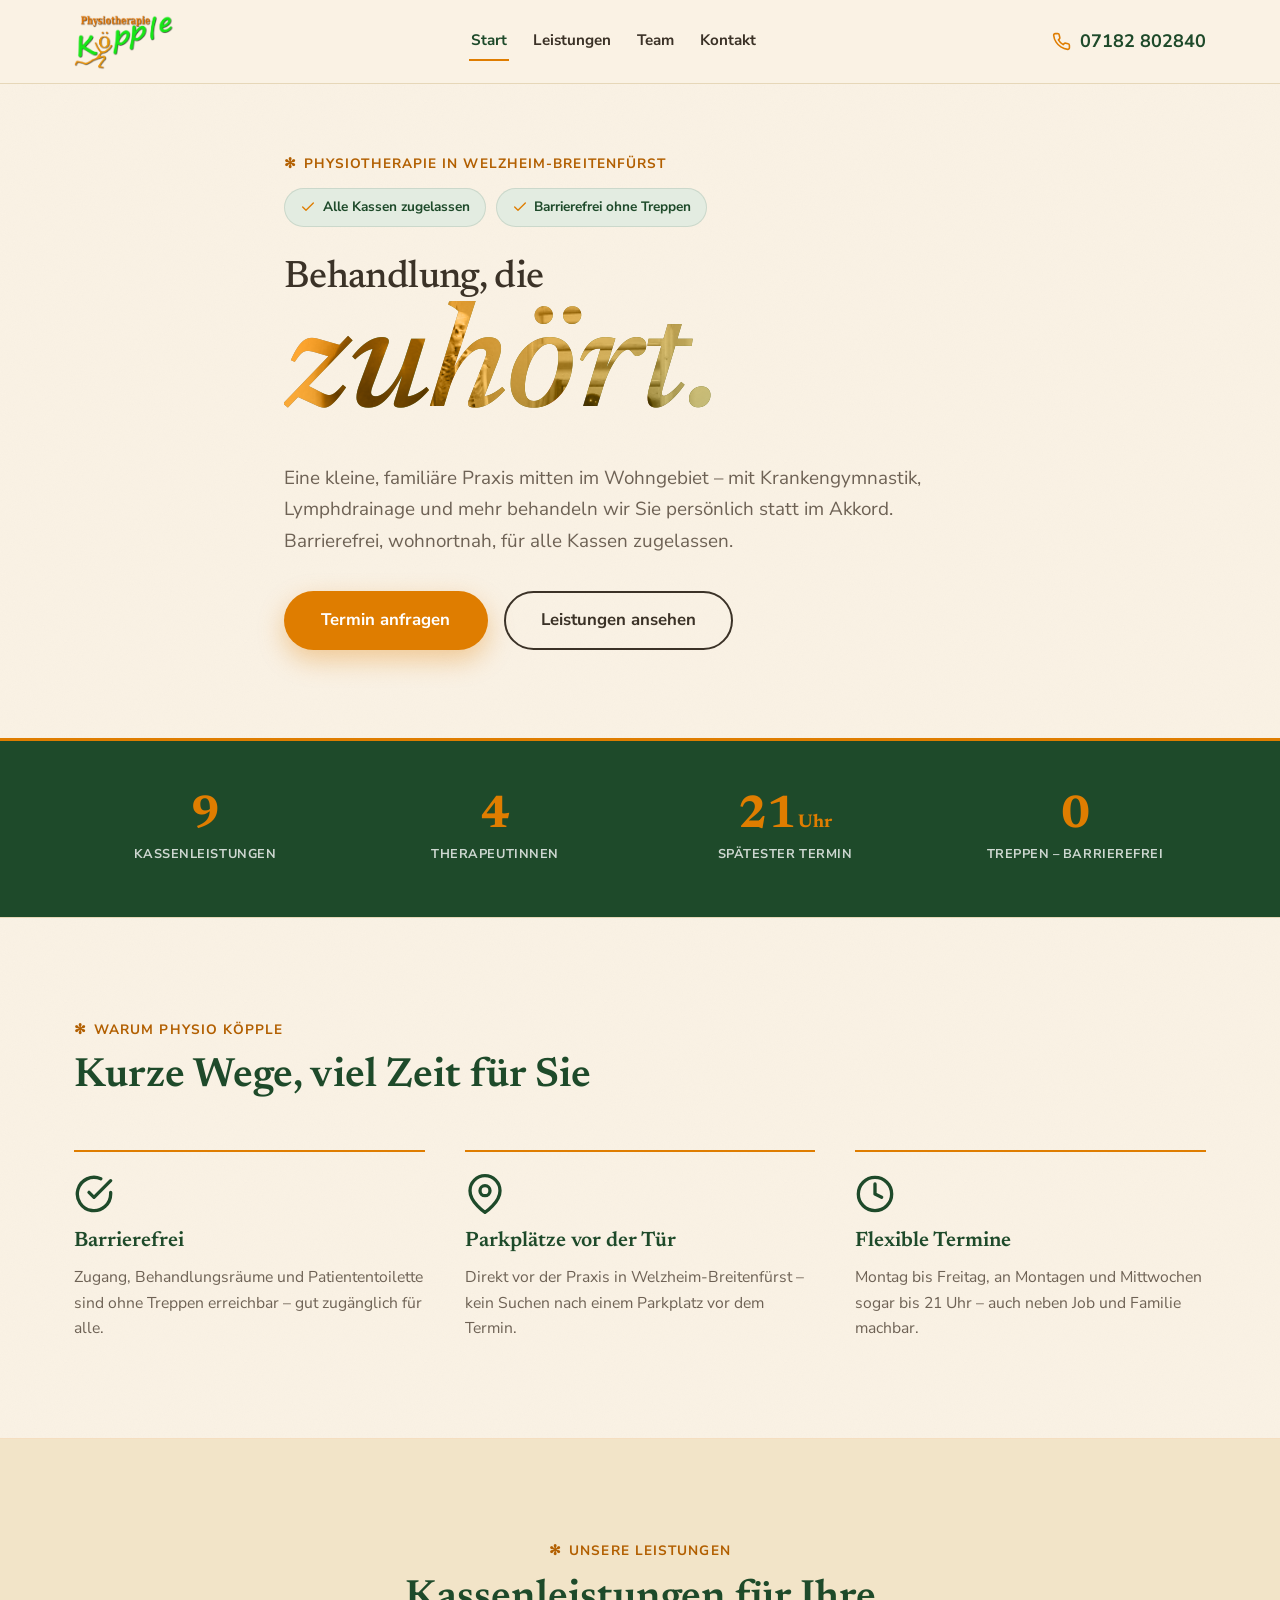
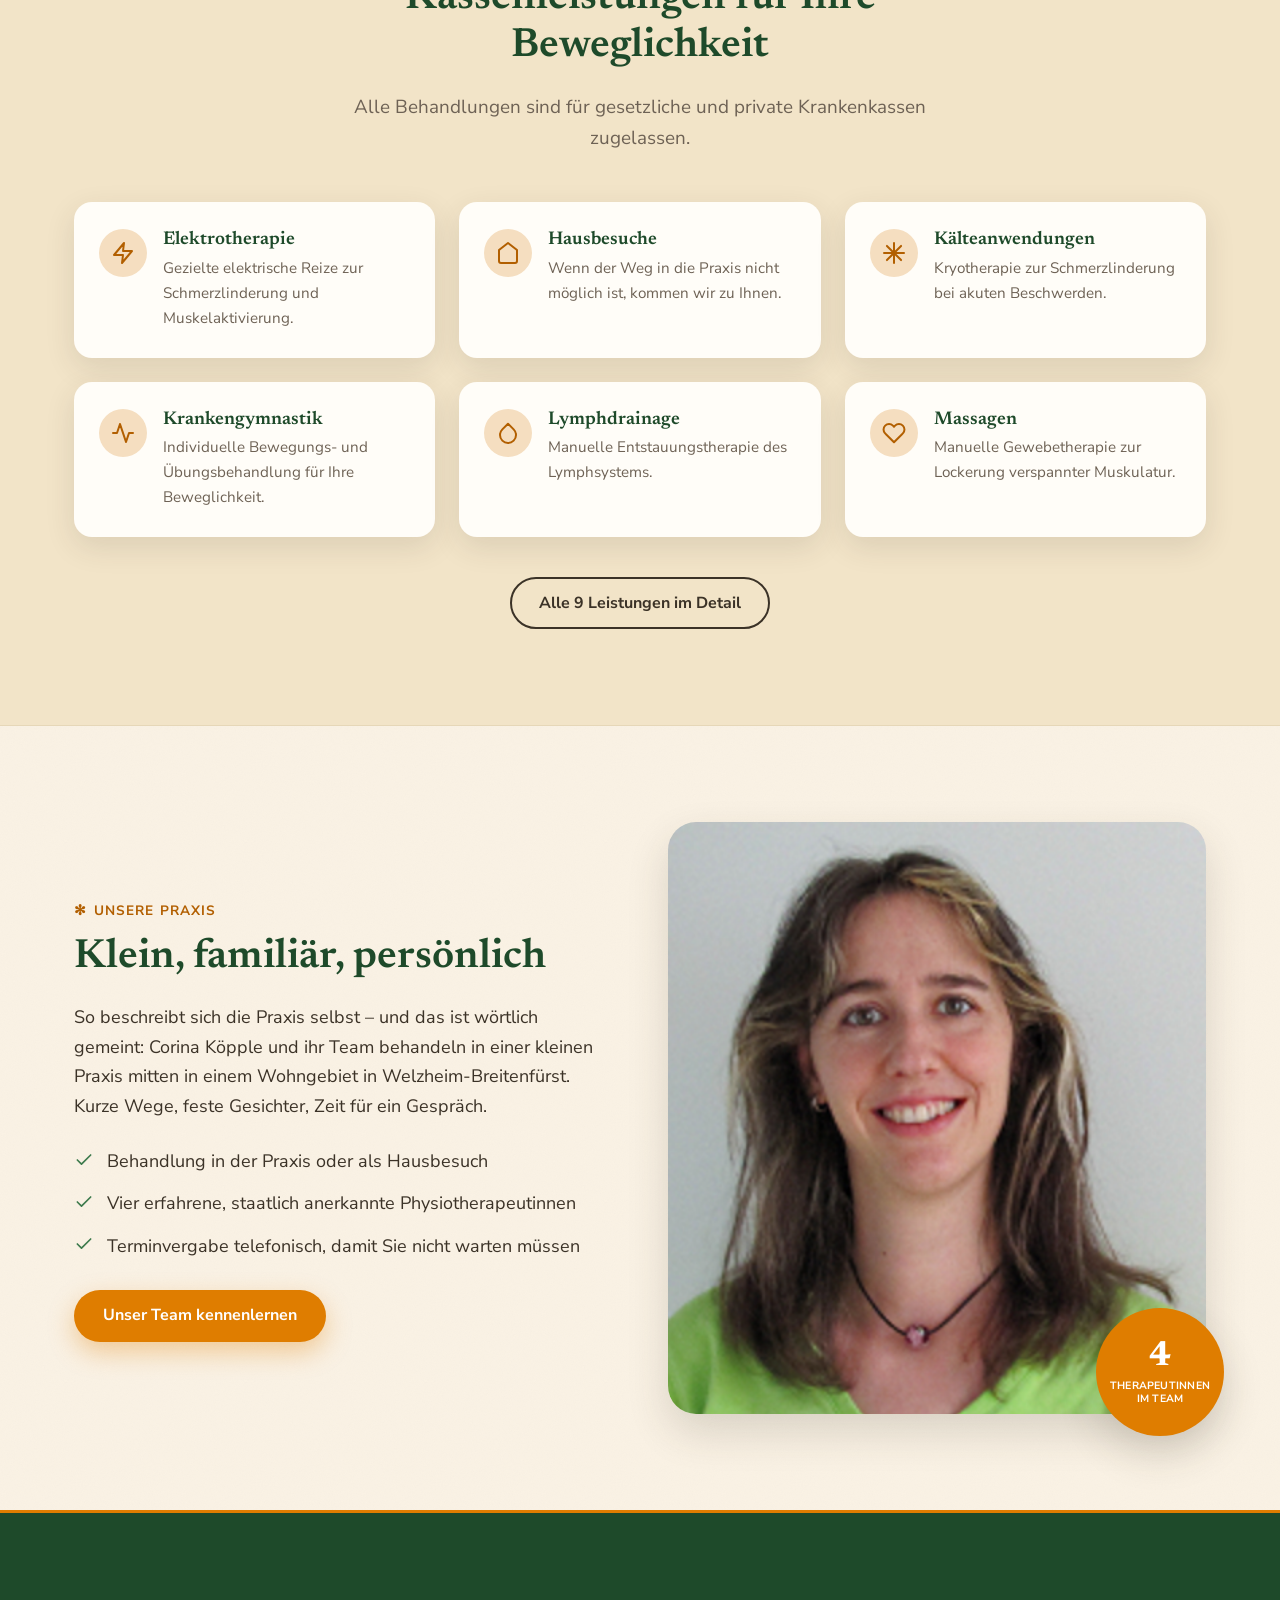
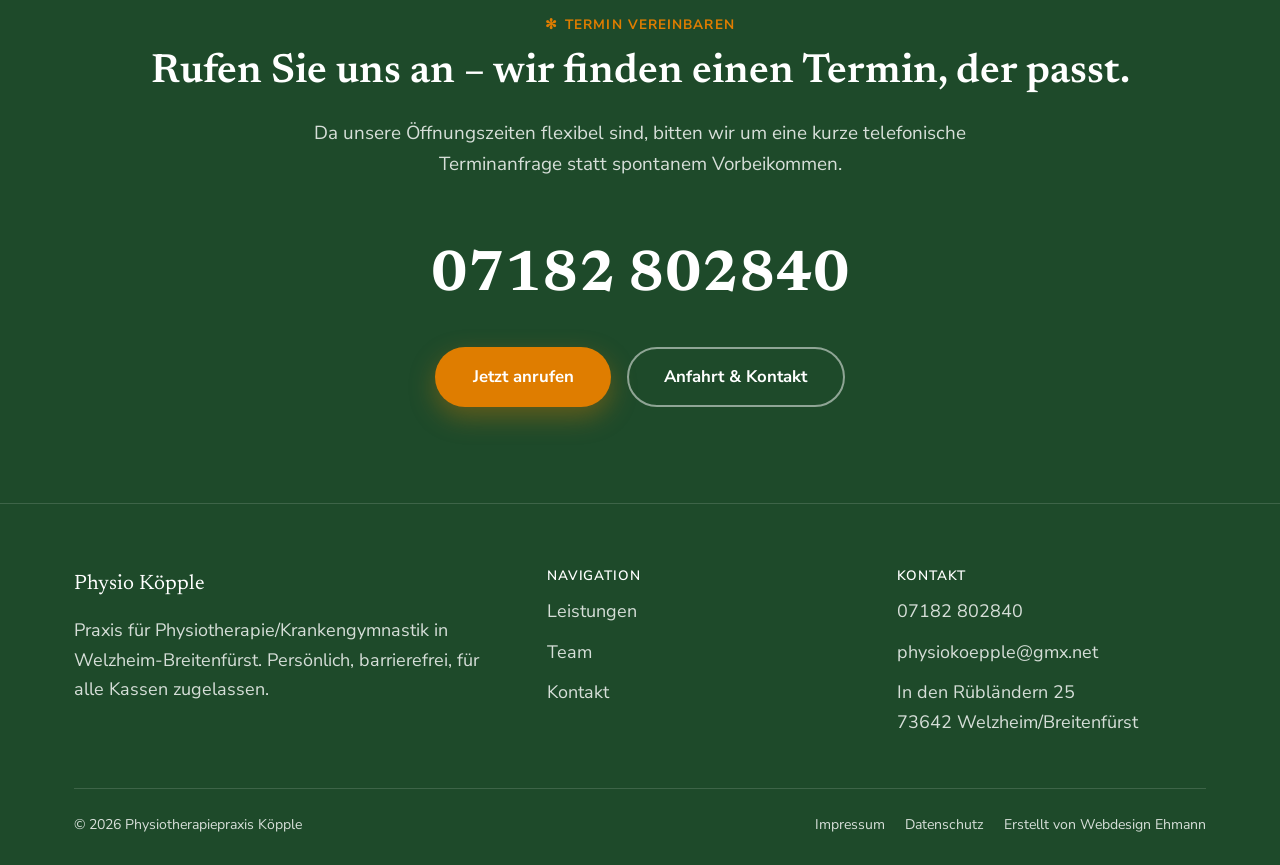
<file: index.html>
<!DOCTYPE html>
<html lang="de">
<head>
<meta charset="UTF-8">
<script>document.documentElement.classList.add('js');</script>
<meta name="viewport" content="width=device-width, initial-scale=1.0">
<meta name="description" content="Physiotherapiepraxis Köpple in Welzheim-Breitenfürst: Krankengymnastik, Lymphdrainage, Massage und mehr in kleiner, familiärer Praxis. Alle Kassen zugelassen.">
<title>Physiotherapie Köpple – Praxis in Welzheim-Breitenfürst</title>
<link rel="icon" href="assets/images/favicon-32.png" sizes="32x32" type="image/png">
<link rel="icon" href="assets/images/favicon-16.png" sizes="16x16" type="image/png">
<link rel="apple-touch-icon" href="assets/images/apple-touch-icon.png">
<link rel="stylesheet" href="css/fonts.css">
<link rel="stylesheet" href="css/style.css?v=5">
</head>
<body>

<a class="skip-link" href="#main">Zum Inhalt springen</a>

<header class="site-header" id="site-header">
  <div class="container site-header__inner">
    <a href="index.html" class="site-header__brand" aria-label="Physiotherapie Köpple – Startseite">
      <img src="assets/images/logo.png" alt="Physiotherapie Köpple" class="site-header__logo">
    </a>
    <nav id="site-nav" aria-label="Hauptnavigation">
      <ul class="site-nav__list">
        <li><a href="index.html" class="site-nav__link">Start</a></li>
        <li><a href="leistungen.html" class="site-nav__link">Leistungen</a></li>
        <li><a href="team.html" class="site-nav__link">Team</a></li>
        <li><a href="kontakt.html" class="site-nav__link">Kontakt</a></li>
      </ul>
    </nav>
    <div class="site-header__actions">
      <a href="tel:+497182802840" class="site-header__phone">
        <svg viewBox="0 0 24 24" fill="none" stroke="currentColor" stroke-width="2" stroke-linecap="round" stroke-linejoin="round" aria-hidden="true"><path d="M22 16.92v3a2 2 0 0 1-2.18 2 19.79 19.79 0 0 1-8.63-3.07 19.5 19.5 0 0 1-6-6 19.79 19.79 0 0 1-3.07-8.67A2 2 0 0 1 4.11 2h3a2 2 0 0 1 2 1.72c.127.96.361 1.903.7 2.81a2 2 0 0 1-.45 2.11L8.09 9.91a16 16 0 0 0 6 6l1.27-1.27a2 2 0 0 1 2.11-.45c.907.339 1.85.573 2.81.7A2 2 0 0 1 22 16.92z"/></svg>
        <span>07182 802840</span>
      </a>
      <button id="nav-toggle" class="nav-toggle" aria-label="Menü öffnen" aria-expanded="false" aria-controls="site-nav">
        <span></span><span></span><span></span>
      </button>
    </div>
  </div>
</header>

<main id="main">

  <!-- ── Hero ─────────────────────────────────────────────── -->
  <section class="hero">
    <div class="container hero__inner">
      <p class="eyebrow" style="color: var(--color-terracotta-dark);">Physiotherapie in Welzheim-Breitenfürst</p>
      <div class="hero__chips">
        <span class="hero__chip"><svg viewBox="0 0 24 24" fill="none" stroke="currentColor" stroke-width="2" stroke-linecap="round" stroke-linejoin="round"><polyline points="20 6 9 17 4 12"/></svg>Alle Kassen zugelassen</span>
        <span class="hero__chip"><svg viewBox="0 0 24 24" fill="none" stroke="currentColor" stroke-width="2" stroke-linecap="round" stroke-linejoin="round"><polyline points="20 6 9 17 4 12"/></svg>Barrierefrei ohne Treppen</span>
      </div>
      <h1 class="hero__title">
        <span class="hero__title-lead">Behandlung, die</span>
        <span class="hero__title-word">zuhört.</span>
      </h1>
      <p class="lead hero__lead">Eine kleine, familiäre Praxis mitten im Wohngebiet – mit Krankengymnastik, Lymphdrainage und mehr behandeln wir Sie persönlich statt im Akkord. Barrierefrei, wohnortnah, für alle Kassen zugelassen.</p>
      <div class="hero__ctas">
        <a href="tel:+497182802840" class="btn btn--primary btn--lg">Termin anfragen</a>
        <a href="leistungen.html" class="btn btn--outline btn--lg">Leistungen ansehen</a>
      </div>
    </div>
  </section>

  <!-- ── Trust-Stats-Leiste ───────────────────────────────── -->
  <section class="stats-band">
    <div class="container stats-band__grid reveal-group">
      <div class="stats-band__item reveal">
        <span class="stats-band__num">9</span>
        <span class="stats-band__label">Kassenleistungen</span>
      </div>
      <div class="stats-band__item reveal">
        <span class="stats-band__num">4</span>
        <span class="stats-band__label">Therapeutinnen</span>
      </div>
      <div class="stats-band__item reveal">
        <span class="stats-band__num">21<span class="stats-band__unit">Uhr</span></span>
        <span class="stats-band__label">Spätester Termin</span>
      </div>
      <div class="stats-band__item reveal">
        <span class="stats-band__num">0</span>
        <span class="stats-band__label">Treppen – barrierefrei</span>
      </div>
    </div>
  </section>

  <!-- ── Vorteile ─────────────────────────────────────────── -->
  <section class="section">
    <div class="container">
      <div class="section__head reveal">
        <p class="eyebrow">Warum Physio Köpple</p>
        <h2>Kurze Wege, viel Zeit für Sie</h2>
      </div>
      <div class="pillars reveal-group">
        <div class="pillar reveal">
          <div class="pillar__icon">
            <svg viewBox="0 0 24 24" fill="none" stroke="currentColor" stroke-width="2" stroke-linecap="round" stroke-linejoin="round"><path d="M22 11.08V12a10 10 0 1 1-5.93-9.14"/><polyline points="22 4 12 14.01 9 11.01"/></svg>
          </div>
          <h3>Barrierefrei</h3>
          <p>Zugang, Behandlungsräume und Patiententoilette sind ohne Treppen erreichbar – gut zugänglich für alle.</p>
        </div>
        <div class="pillar reveal">
          <div class="pillar__icon">
            <svg viewBox="0 0 24 24" fill="none" stroke="currentColor" stroke-width="2" stroke-linecap="round" stroke-linejoin="round"><path d="M21 10c0 7-9 13-9 13s-9-6-9-13a9 9 0 0 1 18 0z"/><circle cx="12" cy="10" r="3"/></svg>
          </div>
          <h3>Parkplätze vor der Tür</h3>
          <p>Direkt vor der Praxis in Welzheim-Breitenfürst – kein Suchen nach einem Parkplatz vor dem Termin.</p>
        </div>
        <div class="pillar reveal">
          <div class="pillar__icon">
            <svg viewBox="0 0 24 24" fill="none" stroke="currentColor" stroke-width="2" stroke-linecap="round" stroke-linejoin="round"><circle cx="12" cy="12" r="10"/><polyline points="12 6 12 12 16 14"/></svg>
          </div>
          <h3>Flexible Termine</h3>
          <p>Montag bis Freitag, an Montagen und Mittwochen sogar bis 21 Uhr – auch neben Job und Familie machbar.</p>
        </div>
      </div>
    </div>
  </section>

  <!-- ── Leistungen-Überblick ─────────────────────────────── -->
  <section class="section section--alt" id="leistungen-uebersicht">
    <div class="container">
      <div class="section__head section__head--center reveal">
        <p class="eyebrow">Unsere Leistungen</p>
        <h2>Kassenleistungen für Ihre Beweglichkeit</h2>
        <p class="lead">Alle Behandlungen sind für gesetzliche und private Krankenkassen zugelassen.</p>
      </div>
      <div class="service-grid reveal-group">
        <div class="service-card reveal">
          <div class="service-card__icon"><svg viewBox="0 0 24 24" fill="none" stroke="currentColor" stroke-width="2" stroke-linecap="round" stroke-linejoin="round"><path d="M13 2 3 14h9l-1 8 10-12h-9l1-8z"/></svg></div>
          <div><h3>Elektrotherapie</h3><p>Gezielte elektrische Reize zur Schmerzlinderung und Muskelaktivierung.</p></div>
        </div>
        <div class="service-card reveal">
          <div class="service-card__icon"><svg viewBox="0 0 24 24" fill="none" stroke="currentColor" stroke-width="2" stroke-linecap="round" stroke-linejoin="round"><path d="M3 9l9-7 9 7v11a2 2 0 0 1-2 2H5a2 2 0 0 1-2-2z"/></svg></div>
          <div><h3>Hausbesuche</h3><p>Wenn der Weg in die Praxis nicht möglich ist, kommen wir zu Ihnen.</p></div>
        </div>
        <div class="service-card reveal">
          <div class="service-card__icon"><svg viewBox="0 0 24 24" fill="none" stroke="currentColor" stroke-width="2" stroke-linecap="round" stroke-linejoin="round"><line x1="12" y1="2" x2="12" y2="22"/><line x1="4.93" y1="4.93" x2="19.07" y2="19.07"/><line x1="2" y1="12" x2="22" y2="12"/><line x1="4.93" y1="19.07" x2="19.07" y2="4.93"/></svg></div>
          <div><h3>Kälteanwendungen</h3><p>Kryotherapie zur Schmerzlinderung bei akuten Beschwerden.</p></div>
        </div>
        <div class="service-card reveal">
          <div class="service-card__icon"><svg viewBox="0 0 24 24" fill="none" stroke="currentColor" stroke-width="2" stroke-linecap="round" stroke-linejoin="round"><path d="M22 12h-4l-3 9L9 3l-3 9H2"/></svg></div>
          <div><h3>Krankengymnastik</h3><p>Individuelle Bewegungs- und Übungsbehandlung für Ihre Beweglichkeit.</p></div>
        </div>
        <div class="service-card reveal">
          <div class="service-card__icon"><svg viewBox="0 0 24 24" fill="none" stroke="currentColor" stroke-width="2" stroke-linecap="round" stroke-linejoin="round"><path d="M12 2.69l5.66 5.66a8 8 0 1 1-11.31 0z"/></svg></div>
          <div><h3>Lymphdrainage</h3><p>Manuelle Entstauungstherapie des Lymphsystems.</p></div>
        </div>
        <div class="service-card reveal">
          <div class="service-card__icon"><svg viewBox="0 0 24 24" fill="none" stroke="currentColor" stroke-width="2" stroke-linecap="round" stroke-linejoin="round"><path d="M20.84 4.61a5.5 5.5 0 0 0-7.78 0L12 5.67l-1.06-1.06a5.5 5.5 0 0 0-7.78 7.78l1.06 1.06L12 21.23l7.78-7.78 1.06-1.06a5.5 5.5 0 0 0 0-7.78z"/></svg></div>
          <div><h3>Massagen</h3><p>Manuelle Gewebetherapie zur Lockerung verspannter Muskulatur.</p></div>
        </div>
      </div>
      <p style="text-align:center; margin-top: 40px;"><a href="leistungen.html" class="btn btn--outline">Alle 9 Leistungen im Detail</a></p>
    </div>
  </section>

  <!-- ── Praxis-Vorstellung ───────────────────────────────── -->
  <section class="section">
    <div class="container split">
      <div class="split__text reveal">
        <p class="eyebrow">Unsere Praxis</p>
        <h2>Klein, familiär, persönlich</h2>
        <p>So beschreibt sich die Praxis selbst – und das ist wörtlich gemeint: Corina Köpple und ihr Team behandeln in einer kleinen Praxis mitten in einem Wohngebiet in Welzheim-Breitenfürst. Kurze Wege, feste Gesichter, Zeit für ein Gespräch.</p>
        <ul class="checklist">
          <li><svg viewBox="0 0 24 24" fill="none" stroke="currentColor" stroke-width="2" stroke-linecap="round" stroke-linejoin="round"><polyline points="20 6 9 17 4 12"/></svg>Behandlung in der Praxis oder als Hausbesuch</li>
          <li><svg viewBox="0 0 24 24" fill="none" stroke="currentColor" stroke-width="2" stroke-linecap="round" stroke-linejoin="round"><polyline points="20 6 9 17 4 12"/></svg>Vier erfahrene, staatlich anerkannte Physiotherapeutinnen</li>
          <li><svg viewBox="0 0 24 24" fill="none" stroke="currentColor" stroke-width="2" stroke-linecap="round" stroke-linejoin="round"><polyline points="20 6 9 17 4 12"/></svg>Terminvergabe telefonisch, damit Sie nicht warten müssen</li>
        </ul>
        <p style="margin-top: 1.6em;"><a href="team.html" class="btn btn--primary">Unser Team kennenlernen</a></p>
      </div>
      <div class="split__media split__media--portrait reveal">
        <div class="blob-frame">
          <img src="assets/images/corina.png" alt="Corina Köpple, Praxisleitung der Physiotherapiepraxis Köpple">
        </div>
        <div class="split__badge">
          <span class="split__badge-num">4</span>
          <span class="split__badge-label">Therapeutinnen im Team</span>
        </div>
      </div>
    </div>
  </section>

  <!-- ── CTA-Band ─────────────────────────────────────────── -->
  <section class="section section--sage">
    <div class="container cta-band reveal">
      <p class="eyebrow" style="color: var(--color-terracotta);">Termin vereinbaren</p>
      <h2>Rufen Sie uns an – wir finden einen Termin, der passt.</h2>
      <p class="lead" style="color: rgba(255,255,255,0.82); margin-left:auto; margin-right:auto;">Da unsere Öffnungszeiten flexibel sind, bitten wir um eine kurze telefonische Terminanfrage statt spontanem Vorbeikommen.</p>
      <a href="tel:+497182802840" class="cta-band__phone">07182 802840</a>
      <div class="hero__ctas" style="justify-content:center;">
        <a href="tel:+497182802840" class="btn btn--primary btn--lg">Jetzt anrufen</a>
        <a href="kontakt.html" class="btn btn--on-sage btn--outline btn--lg">Anfahrt &amp; Kontakt</a>
      </div>
    </div>
  </section>

</main>

<footer class="site-footer">
  <div class="container">
    <div class="footer-grid">
      <div>
        <div class="footer-brand">Physio Köpple</div>
        <p>Praxis für Physiotherapie/Krankengymnastik in Welzheim-Breitenfürst. Persönlich, barrierefrei, für alle Kassen zugelassen.</p>
      </div>
      <div>
        <h4>Navigation</h4>
        <ul>
          <li><a href="leistungen.html">Leistungen</a></li>
          <li><a href="team.html">Team</a></li>
          <li><a href="kontakt.html">Kontakt</a></li>
        </ul>
      </div>
      <div>
        <h4>Kontakt</h4>
        <ul>
          <li><a href="tel:+497182802840">07182 802840</a></li>
          <li><a href="mailto:physiokoepple@gmx.net">physiokoepple@gmx.net</a></li>
          <li>In den Rübländern 25<br>73642 Welzheim/Breitenfürst</li>
        </ul>
      </div>
    </div>
    <div class="footer-bottom">
      <span>&copy; <span id="year"></span> Physiotherapiepraxis Köpple</span>
      <ul>
        <li><a href="impressum.html">Impressum</a></li>
        <li><a href="datenschutz.html">Datenschutz</a></li>
        <li><a href="https://www.webdesign-ehmann.de" target="_blank" rel="noopener">Erstellt von Webdesign Ehmann</a></li>
      </ul>
    </div>
  </div>
</footer>

<script src="js/main.js?v=5"></script>
</body>
</html>
</file>
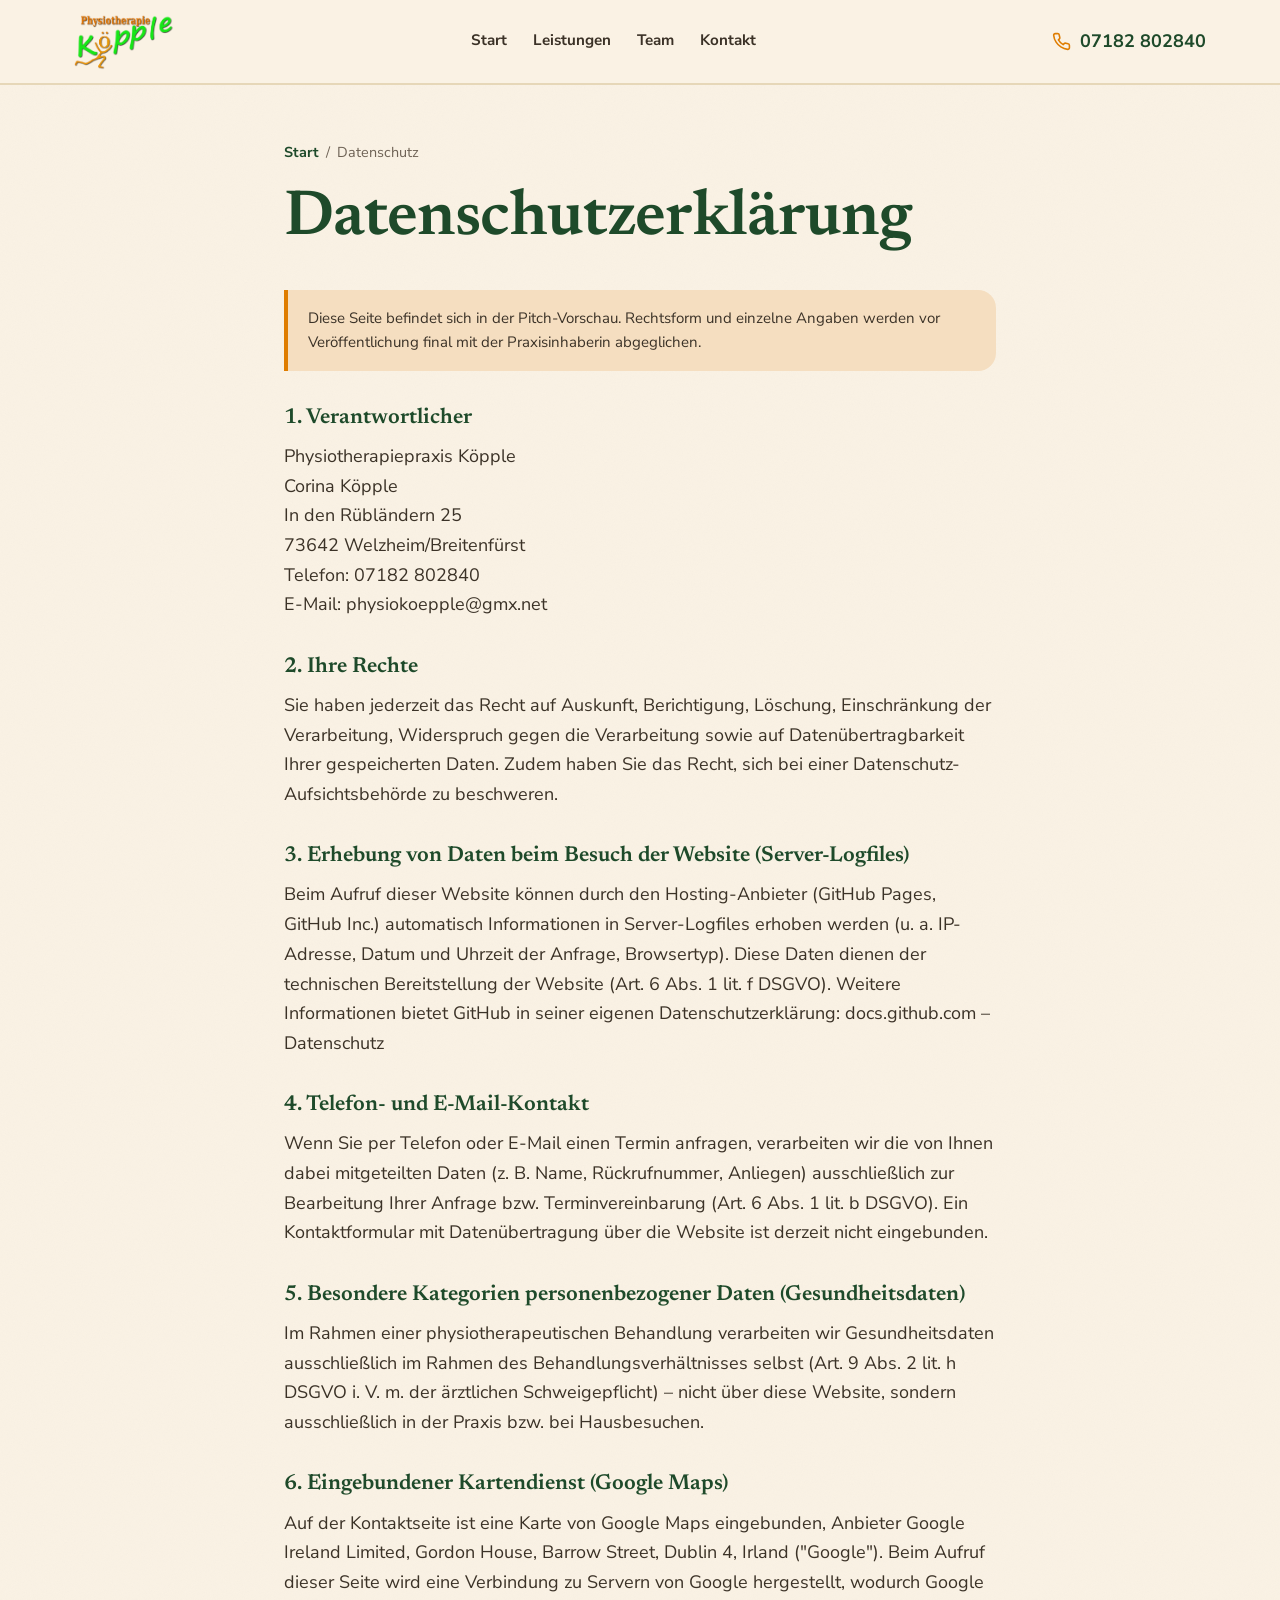
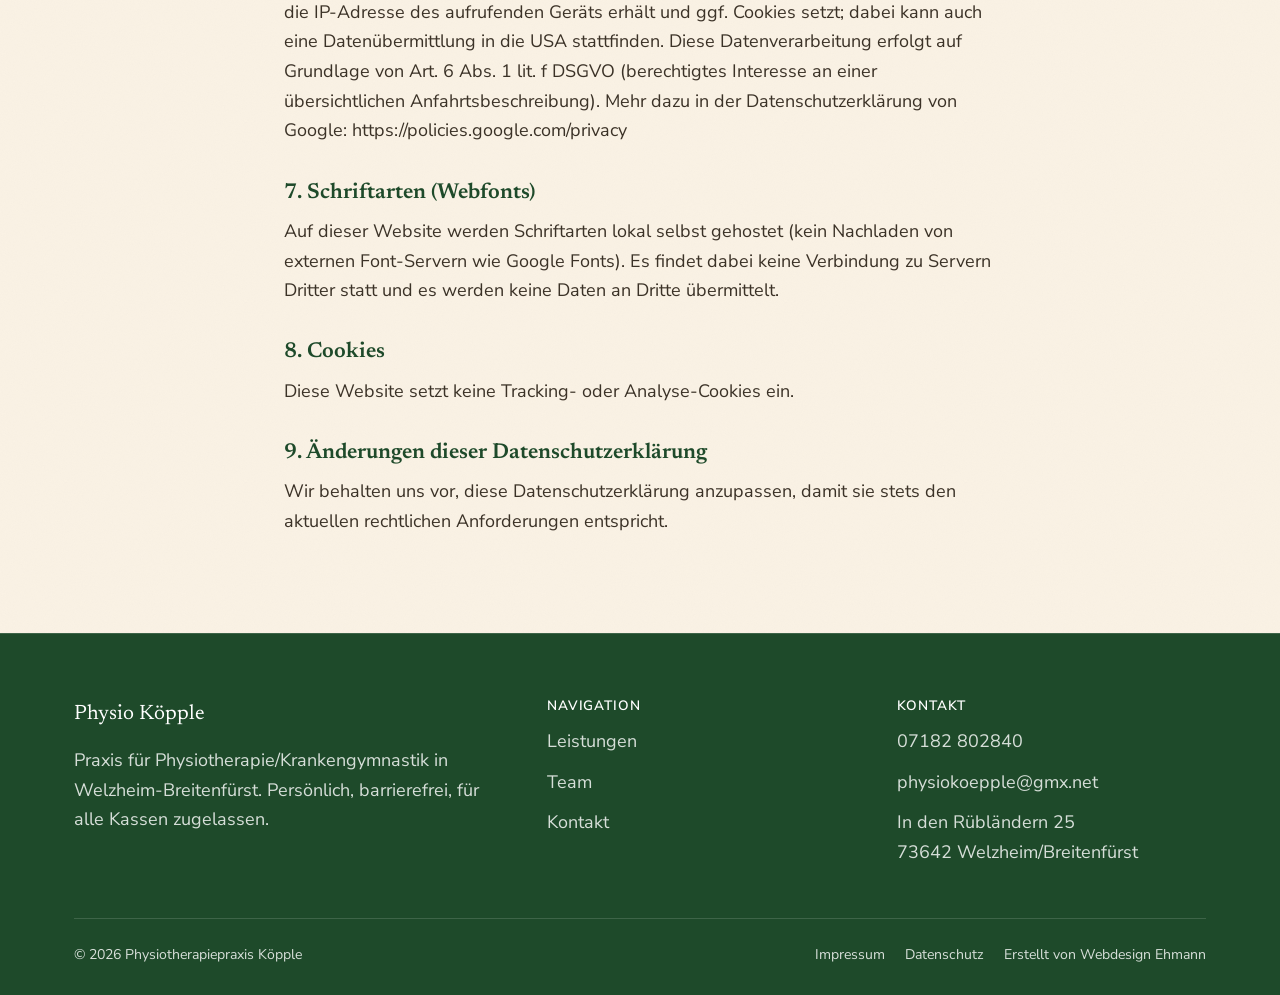
<file: datenschutz.html>
<!DOCTYPE html>
<html lang="de">
<head>
<meta charset="UTF-8">
<script>document.documentElement.classList.add('js');</script>
<meta name="viewport" content="width=device-width, initial-scale=1.0">
<meta name="description" content="Datenschutzerklärung der Physiotherapiepraxis Köpple in Welzheim-Breitenfürst.">
<title>Datenschutz – Physiotherapie Köpple</title>
<link rel="icon" href="assets/images/favicon-32.png" sizes="32x32" type="image/png">
<link rel="icon" href="assets/images/favicon-16.png" sizes="16x16" type="image/png">
<link rel="apple-touch-icon" href="assets/images/apple-touch-icon.png">
<link rel="stylesheet" href="css/fonts.css">
<link rel="stylesheet" href="css/style.css?v=5">
</head>
<body>

<a class="skip-link" href="#main">Zum Inhalt springen</a>

<header class="site-header" id="site-header">
  <div class="container site-header__inner">
    <a href="index.html" class="site-header__brand" aria-label="Physiotherapie Köpple – Startseite">
      <img src="assets/images/logo.png" alt="Physiotherapie Köpple" class="site-header__logo">
    </a>
    <nav id="site-nav" aria-label="Hauptnavigation">
      <ul class="site-nav__list">
        <li><a href="index.html" class="site-nav__link">Start</a></li>
        <li><a href="leistungen.html" class="site-nav__link">Leistungen</a></li>
        <li><a href="team.html" class="site-nav__link">Team</a></li>
        <li><a href="kontakt.html" class="site-nav__link">Kontakt</a></li>
      </ul>
    </nav>
    <div class="site-header__actions">
      <a href="tel:+497182802840" class="site-header__phone">
        <svg viewBox="0 0 24 24" fill="none" stroke="currentColor" stroke-width="2" stroke-linecap="round" stroke-linejoin="round" aria-hidden="true"><path d="M22 16.92v3a2 2 0 0 1-2.18 2 19.79 19.79 0 0 1-8.63-3.07 19.5 19.5 0 0 1-6-6 19.79 19.79 0 0 1-3.07-8.67A2 2 0 0 1 4.11 2h3a2 2 0 0 1 2 1.72c.127.96.361 1.903.7 2.81a2 2 0 0 1-.45 2.11L8.09 9.91a16 16 0 0 0 6 6l1.27-1.27a2 2 0 0 1 2.11-.45c.907.339 1.85.573 2.81.7A2 2 0 0 1 22 16.92z"/></svg>
        <span>07182 802840</span>
      </a>
      <button id="nav-toggle" class="nav-toggle" aria-label="Menü öffnen" aria-expanded="false" aria-controls="site-nav">
        <span></span><span></span><span></span>
      </button>
    </div>
  </div>
</header>

<main id="main">
  <section class="section" style="padding-top:56px;">
    <div class="container legal-content">
      <p class="breadcrumb"><a href="index.html">Start</a><span aria-hidden="true">/</span>Datenschutz</p>
      <h1>Datenschutzerklärung</h1>

      <div class="placeholder-note">
        Diese Seite befindet sich in der Pitch-Vorschau. Rechtsform und einzelne Angaben werden vor Veröffentlichung final mit der Praxisinhaberin abgeglichen.
      </div>

      <h2>1. Verantwortlicher</h2>
      <address>
        Physiotherapiepraxis Köpple<br>
        Corina Köpple<br>
        In den Rübländern 25<br>
        73642 Welzheim/Breitenfürst
      </address>
      <p>Telefon: <a href="tel:+497182802840">07182 802840</a><br>E-Mail: <a href="mailto:physiokoepple@gmx.net">physiokoepple@gmx.net</a></p>

      <h2>2. Ihre Rechte</h2>
      <p>Sie haben jederzeit das Recht auf Auskunft, Berichtigung, Löschung, Einschränkung der Verarbeitung, Widerspruch gegen die Verarbeitung sowie auf Datenübertragbarkeit Ihrer gespeicherten Daten. Zudem haben Sie das Recht, sich bei einer Datenschutz-Aufsichtsbehörde zu beschweren.</p>

      <h2>3. Erhebung von Daten beim Besuch der Website (Server-Logfiles)</h2>
      <p>Beim Aufruf dieser Website können durch den Hosting-Anbieter (GitHub Pages, GitHub Inc.) automatisch Informationen in Server-Logfiles erhoben werden (u. a. IP-Adresse, Datum und Uhrzeit der Anfrage, Browsertyp). Diese Daten dienen der technischen Bereitstellung der Website (Art. 6 Abs. 1 lit. f DSGVO). Weitere Informationen bietet GitHub in seiner eigenen Datenschutzerklärung: <a href="https://docs.github.com/de/site-policy/privacy-policies/github-general-privacy-statement" target="_blank" rel="noopener">docs.github.com – Datenschutz</a></p>

      <h2>4. Telefon- und E-Mail-Kontakt</h2>
      <p>Wenn Sie per Telefon oder E-Mail einen Termin anfragen, verarbeiten wir die von Ihnen dabei mitgeteilten Daten (z. B. Name, Rückrufnummer, Anliegen) ausschließlich zur Bearbeitung Ihrer Anfrage bzw. Terminvereinbarung (Art. 6 Abs. 1 lit. b DSGVO). Ein Kontaktformular mit Datenübertragung über die Website ist derzeit nicht eingebunden.</p>

      <h2>5. Besondere Kategorien personenbezogener Daten (Gesundheitsdaten)</h2>
      <p>Im Rahmen einer physiotherapeutischen Behandlung verarbeiten wir Gesundheitsdaten ausschließlich im Rahmen des Behandlungsverhältnisses selbst (Art. 9 Abs. 2 lit. h DSGVO i. V. m. der ärztlichen Schweigepflicht) – nicht über diese Website, sondern ausschließlich in der Praxis bzw. bei Hausbesuchen.</p>

      <h2>6. Eingebundener Kartendienst (Google Maps)</h2>
      <p>Auf der Kontaktseite ist eine Karte von Google Maps eingebunden, Anbieter Google Ireland Limited, Gordon House, Barrow Street, Dublin 4, Irland ("Google"). Beim Aufruf dieser Seite wird eine Verbindung zu Servern von Google hergestellt, wodurch Google die IP-Adresse des aufrufenden Geräts erhält und ggf. Cookies setzt; dabei kann auch eine Datenübermittlung in die USA stattfinden. Diese Datenverarbeitung erfolgt auf Grundlage von Art. 6 Abs. 1 lit. f DSGVO (berechtigtes Interesse an einer übersichtlichen Anfahrtsbeschreibung). Mehr dazu in der Datenschutzerklärung von Google: <a href="https://policies.google.com/privacy" target="_blank" rel="noopener">https://policies.google.com/privacy</a></p>

      <h2>7. Schriftarten (Webfonts)</h2>
      <p>Auf dieser Website werden Schriftarten lokal selbst gehostet (kein Nachladen von externen Font-Servern wie Google Fonts). Es findet dabei keine Verbindung zu Servern Dritter statt und es werden keine Daten an Dritte übermittelt.</p>

      <h2>8. Cookies</h2>
      <p>Diese Website setzt keine Tracking- oder Analyse-Cookies ein.</p>

      <h2>9. Änderungen dieser Datenschutzerklärung</h2>
      <p>Wir behalten uns vor, diese Datenschutzerklärung anzupassen, damit sie stets den aktuellen rechtlichen Anforderungen entspricht.</p>

    </div>
  </section>
</main>

<footer class="site-footer">
  <div class="container">
    <div class="footer-grid">
      <div>
        <div class="footer-brand">Physio Köpple</div>
        <p>Praxis für Physiotherapie/Krankengymnastik in Welzheim-Breitenfürst. Persönlich, barrierefrei, für alle Kassen zugelassen.</p>
      </div>
      <div>
        <h4>Navigation</h4>
        <ul>
          <li><a href="leistungen.html">Leistungen</a></li>
          <li><a href="team.html">Team</a></li>
          <li><a href="kontakt.html">Kontakt</a></li>
        </ul>
      </div>
      <div>
        <h4>Kontakt</h4>
        <ul>
          <li><a href="tel:+497182802840">07182 802840</a></li>
          <li><a href="mailto:physiokoepple@gmx.net">physiokoepple@gmx.net</a></li>
          <li>In den Rübländern 25<br>73642 Welzheim/Breitenfürst</li>
        </ul>
      </div>
    </div>
    <div class="footer-bottom">
      <span>&copy; <span id="year"></span> Physiotherapiepraxis Köpple</span>
      <ul>
        <li><a href="impressum.html">Impressum</a></li>
        <li><a href="datenschutz.html">Datenschutz</a></li>
        <li><a href="https://www.webdesign-ehmann.de" target="_blank" rel="noopener">Erstellt von Webdesign Ehmann</a></li>
      </ul>
    </div>
  </div>
</footer>

<script src="js/main.js?v=5"></script>
</body>
</html>
</file>
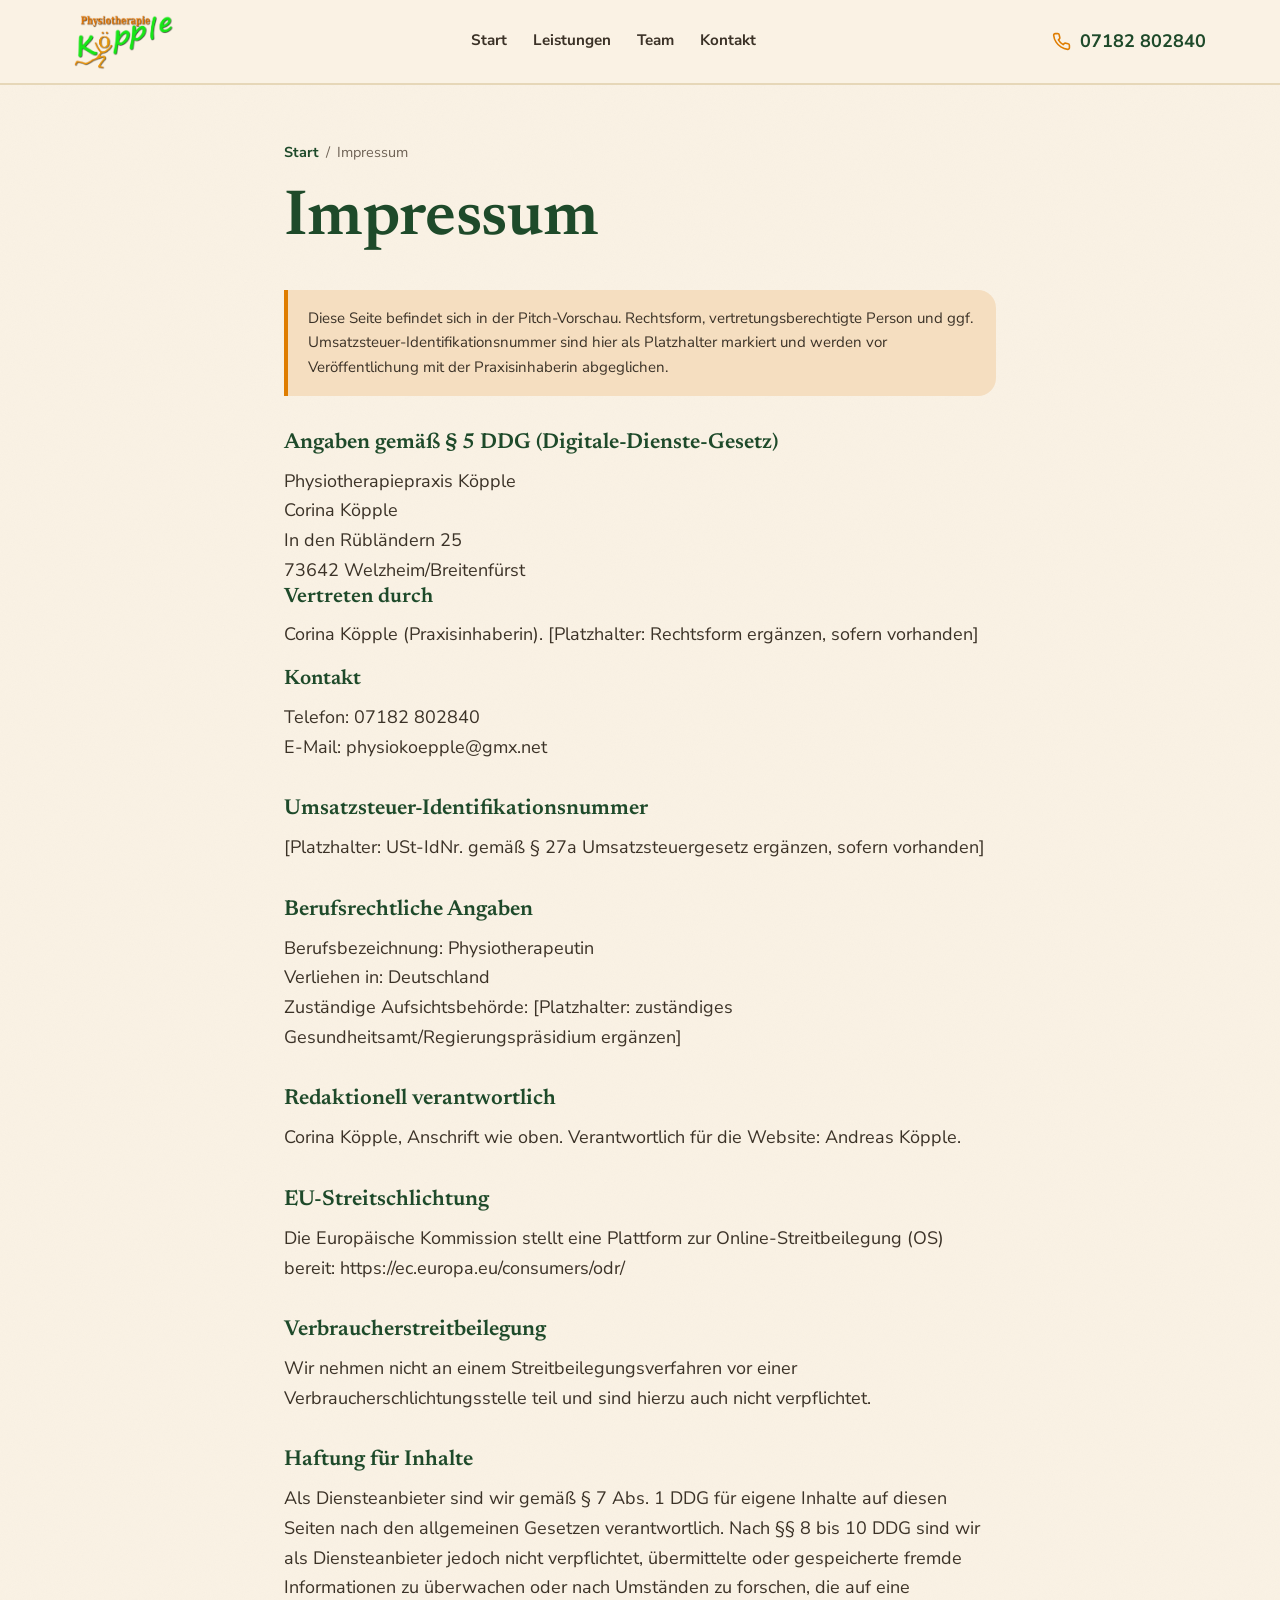
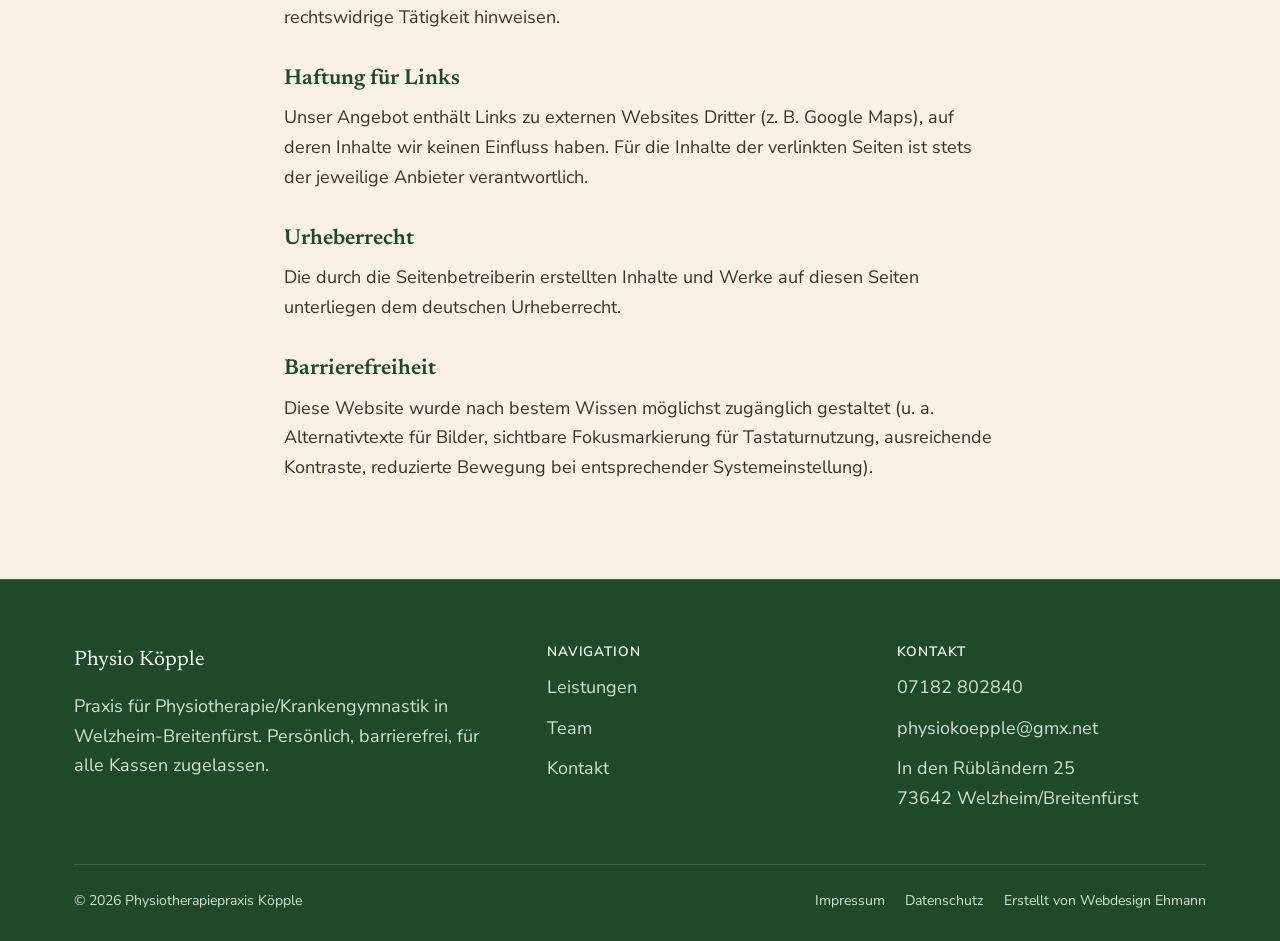
<file: impressum.html>
<!DOCTYPE html>
<html lang="de">
<head>
<meta charset="UTF-8">
<script>document.documentElement.classList.add('js');</script>
<meta name="viewport" content="width=device-width, initial-scale=1.0">
<meta name="description" content="Impressum der Physiotherapiepraxis Köpple in Welzheim-Breitenfürst.">
<title>Impressum – Physiotherapie Köpple</title>
<link rel="icon" href="assets/images/favicon-32.png" sizes="32x32" type="image/png">
<link rel="icon" href="assets/images/favicon-16.png" sizes="16x16" type="image/png">
<link rel="apple-touch-icon" href="assets/images/apple-touch-icon.png">
<link rel="stylesheet" href="css/fonts.css">
<link rel="stylesheet" href="css/style.css?v=5">
</head>
<body>

<a class="skip-link" href="#main">Zum Inhalt springen</a>

<header class="site-header" id="site-header">
  <div class="container site-header__inner">
    <a href="index.html" class="site-header__brand" aria-label="Physiotherapie Köpple – Startseite">
      <img src="assets/images/logo.png" alt="Physiotherapie Köpple" class="site-header__logo">
    </a>
    <nav id="site-nav" aria-label="Hauptnavigation">
      <ul class="site-nav__list">
        <li><a href="index.html" class="site-nav__link">Start</a></li>
        <li><a href="leistungen.html" class="site-nav__link">Leistungen</a></li>
        <li><a href="team.html" class="site-nav__link">Team</a></li>
        <li><a href="kontakt.html" class="site-nav__link">Kontakt</a></li>
      </ul>
    </nav>
    <div class="site-header__actions">
      <a href="tel:+497182802840" class="site-header__phone">
        <svg viewBox="0 0 24 24" fill="none" stroke="currentColor" stroke-width="2" stroke-linecap="round" stroke-linejoin="round" aria-hidden="true"><path d="M22 16.92v3a2 2 0 0 1-2.18 2 19.79 19.79 0 0 1-8.63-3.07 19.5 19.5 0 0 1-6-6 19.79 19.79 0 0 1-3.07-8.67A2 2 0 0 1 4.11 2h3a2 2 0 0 1 2 1.72c.127.96.361 1.903.7 2.81a2 2 0 0 1-.45 2.11L8.09 9.91a16 16 0 0 0 6 6l1.27-1.27a2 2 0 0 1 2.11-.45c.907.339 1.85.573 2.81.7A2 2 0 0 1 22 16.92z"/></svg>
        <span>07182 802840</span>
      </a>
      <button id="nav-toggle" class="nav-toggle" aria-label="Menü öffnen" aria-expanded="false" aria-controls="site-nav">
        <span></span><span></span><span></span>
      </button>
    </div>
  </div>
</header>

<main id="main">
  <section class="section" style="padding-top:56px;">
    <div class="container legal-content">
      <p class="breadcrumb"><a href="index.html">Start</a><span aria-hidden="true">/</span>Impressum</p>
      <h1>Impressum</h1>

      <div class="placeholder-note">
        Diese Seite befindet sich in der Pitch-Vorschau. Rechtsform, vertretungsberechtigte Person und ggf. Umsatzsteuer-Identifikationsnummer sind hier als Platzhalter markiert und werden vor Veröffentlichung mit der Praxisinhaberin abgeglichen.
      </div>

      <h2>Angaben gemäß § 5 DDG (Digitale-Dienste-Gesetz)</h2>
      <address>
        Physiotherapiepraxis Köpple<br>
        Corina Köpple<br>
        In den Rübländern 25<br>
        73642 Welzheim/Breitenfürst
      </address>

      <h3>Vertreten durch</h3>
      <p>Corina Köpple (Praxisinhaberin). [Platzhalter: Rechtsform ergänzen, sofern vorhanden]</p>

      <h3>Kontakt</h3>
      <p>
        Telefon: <a href="tel:+497182802840">07182 802840</a><br>
        E-Mail: <a href="mailto:physiokoepple@gmx.net">physiokoepple@gmx.net</a>
      </p>

      <h2>Umsatzsteuer-Identifikationsnummer</h2>
      <p>[Platzhalter: USt-IdNr. gemäß § 27a Umsatzsteuergesetz ergänzen, sofern vorhanden]</p>

      <h2>Berufsrechtliche Angaben</h2>
      <p>
        Berufsbezeichnung: Physiotherapeutin<br>
        Verliehen in: Deutschland<br>
        Zuständige Aufsichtsbehörde: [Platzhalter: zuständiges Gesundheitsamt/Regierungspräsidium ergänzen]
      </p>

      <h2>Redaktionell verantwortlich</h2>
      <p>Corina Köpple, Anschrift wie oben. Verantwortlich für die Website: Andreas Köpple.</p>

      <h2>EU-Streitschlichtung</h2>
      <p>Die Europäische Kommission stellt eine Plattform zur Online-Streitbeilegung (OS) bereit: <a href="https://ec.europa.eu/consumers/odr/" target="_blank" rel="noopener">https://ec.europa.eu/consumers/odr/</a></p>

      <h2>Verbraucherstreitbeilegung</h2>
      <p>Wir nehmen nicht an einem Streitbeilegungsverfahren vor einer Verbraucherschlichtungsstelle teil und sind hierzu auch nicht verpflichtet.</p>

      <h2>Haftung für Inhalte</h2>
      <p>Als Diensteanbieter sind wir gemäß § 7 Abs. 1 DDG für eigene Inhalte auf diesen Seiten nach den allgemeinen Gesetzen verantwortlich. Nach §§ 8 bis 10 DDG sind wir als Diensteanbieter jedoch nicht verpflichtet, übermittelte oder gespeicherte fremde Informationen zu überwachen oder nach Umständen zu forschen, die auf eine rechtswidrige Tätigkeit hinweisen.</p>

      <h2>Haftung für Links</h2>
      <p>Unser Angebot enthält Links zu externen Websites Dritter (z. B. Google Maps), auf deren Inhalte wir keinen Einfluss haben. Für die Inhalte der verlinkten Seiten ist stets der jeweilige Anbieter verantwortlich.</p>

      <h2>Urheberrecht</h2>
      <p>Die durch die Seitenbetreiberin erstellten Inhalte und Werke auf diesen Seiten unterliegen dem deutschen Urheberrecht.</p>

      <h2>Barrierefreiheit</h2>
      <p>Diese Website wurde nach bestem Wissen möglichst zugänglich gestaltet (u. a. Alternativtexte für Bilder, sichtbare Fokusmarkierung für Tastaturnutzung, ausreichende Kontraste, reduzierte Bewegung bei entsprechender Systemeinstellung).</p>

    </div>
  </section>
</main>

<footer class="site-footer">
  <div class="container">
    <div class="footer-grid">
      <div>
        <div class="footer-brand">Physio Köpple</div>
        <p>Praxis für Physiotherapie/Krankengymnastik in Welzheim-Breitenfürst. Persönlich, barrierefrei, für alle Kassen zugelassen.</p>
      </div>
      <div>
        <h4>Navigation</h4>
        <ul>
          <li><a href="leistungen.html">Leistungen</a></li>
          <li><a href="team.html">Team</a></li>
          <li><a href="kontakt.html">Kontakt</a></li>
        </ul>
      </div>
      <div>
        <h4>Kontakt</h4>
        <ul>
          <li><a href="tel:+497182802840">07182 802840</a></li>
          <li><a href="mailto:physiokoepple@gmx.net">physiokoepple@gmx.net</a></li>
          <li>In den Rübländern 25<br>73642 Welzheim/Breitenfürst</li>
        </ul>
      </div>
    </div>
    <div class="footer-bottom">
      <span>&copy; <span id="year"></span> Physiotherapiepraxis Köpple</span>
      <ul>
        <li><a href="impressum.html">Impressum</a></li>
        <li><a href="datenschutz.html">Datenschutz</a></li>
        <li><a href="https://www.webdesign-ehmann.de" target="_blank" rel="noopener">Erstellt von Webdesign Ehmann</a></li>
      </ul>
    </div>
  </div>
</footer>

<script src="js/main.js?v=5"></script>
</body>
</html>
</file>
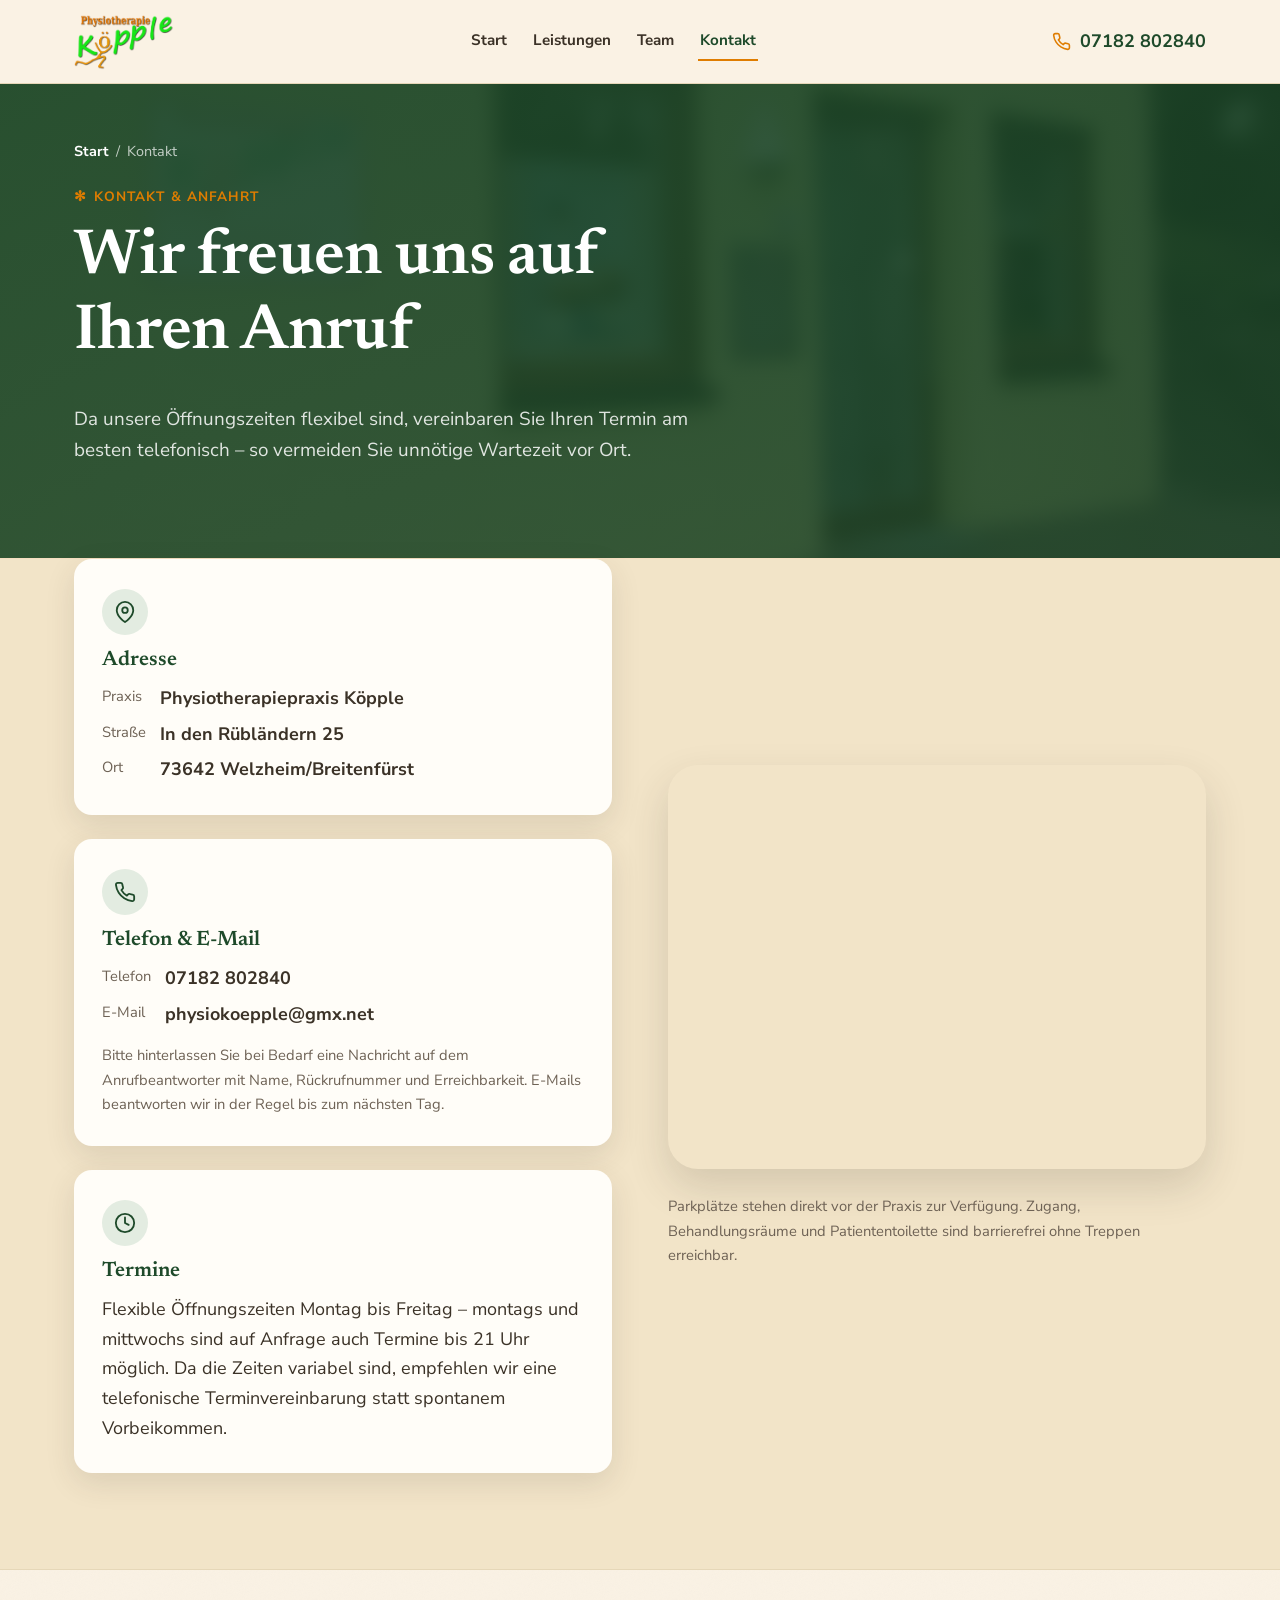
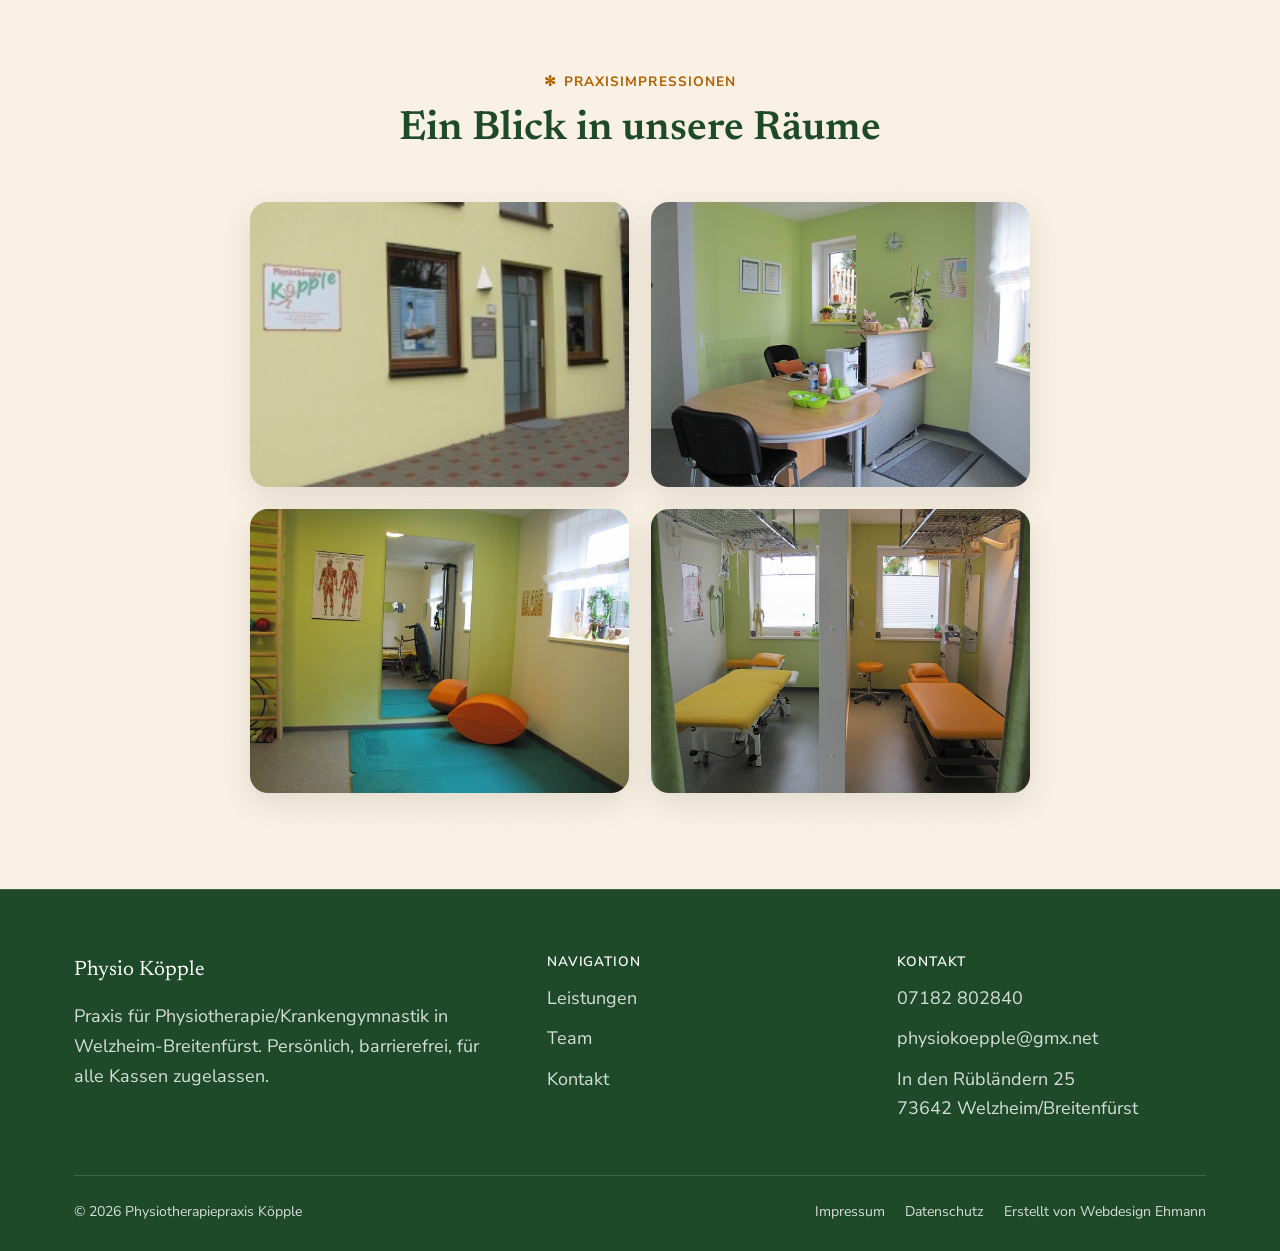
<file: kontakt.html>
<!DOCTYPE html>
<html lang="de">
<head>
<meta charset="UTF-8">
<script>document.documentElement.classList.add('js');</script>
<meta name="viewport" content="width=device-width, initial-scale=1.0">
<meta name="description" content="Kontakt und Anfahrt zur Physiotherapiepraxis Köpple: In den Rübländern 25, 73642 Welzheim/Breitenfürst. Telefon 07182 802840.">
<title>Kontakt &amp; Anfahrt – Physiotherapie Köpple</title>
<link rel="icon" href="assets/images/favicon-32.png" sizes="32x32" type="image/png">
<link rel="icon" href="assets/images/favicon-16.png" sizes="16x16" type="image/png">
<link rel="apple-touch-icon" href="assets/images/apple-touch-icon.png">
<link rel="stylesheet" href="css/fonts.css">
<link rel="stylesheet" href="css/style.css?v=5">
</head>
<body>

<a class="skip-link" href="#main">Zum Inhalt springen</a>

<header class="site-header" id="site-header">
  <div class="container site-header__inner">
    <a href="index.html" class="site-header__brand" aria-label="Physiotherapie Köpple – Startseite">
      <img src="assets/images/logo.png" alt="Physiotherapie Köpple" class="site-header__logo">
    </a>
    <nav id="site-nav" aria-label="Hauptnavigation">
      <ul class="site-nav__list">
        <li><a href="index.html" class="site-nav__link">Start</a></li>
        <li><a href="leistungen.html" class="site-nav__link">Leistungen</a></li>
        <li><a href="team.html" class="site-nav__link">Team</a></li>
        <li><a href="kontakt.html" class="site-nav__link">Kontakt</a></li>
      </ul>
    </nav>
    <div class="site-header__actions">
      <a href="tel:+497182802840" class="site-header__phone">
        <svg viewBox="0 0 24 24" fill="none" stroke="currentColor" stroke-width="2" stroke-linecap="round" stroke-linejoin="round" aria-hidden="true"><path d="M22 16.92v3a2 2 0 0 1-2.18 2 19.79 19.79 0 0 1-8.63-3.07 19.5 19.5 0 0 1-6-6 19.79 19.79 0 0 1-3.07-8.67A2 2 0 0 1 4.11 2h3a2 2 0 0 1 2 1.72c.127.96.361 1.903.7 2.81a2 2 0 0 1-.45 2.11L8.09 9.91a16 16 0 0 0 6 6l1.27-1.27a2 2 0 0 1 2.11-.45c.907.339 1.85.573 2.81.7A2 2 0 0 1 22 16.92z"/></svg>
        <span>07182 802840</span>
      </a>
      <button id="nav-toggle" class="nav-toggle" aria-label="Menü öffnen" aria-expanded="false" aria-controls="site-nav">
        <span></span><span></span><span></span>
      </button>
    </div>
  </div>
</header>

<main id="main">

  <section class="page-hero">
    <div class="page-hero__bg" style="background-image: url('assets/images/aussenansicht.jpg');"></div>
    <div class="container">
      <p class="breadcrumb"><a href="index.html">Start</a><span aria-hidden="true">/</span>Kontakt</p>
      <div class="section__head reveal">
        <p class="eyebrow">Kontakt &amp; Anfahrt</p>
        <h1>Wir freuen uns auf Ihren Anruf</h1>
        <p class="lead">Da unsere Öffnungszeiten flexibel sind, vereinbaren Sie Ihren Termin am besten telefonisch – so vermeiden Sie unnötige Wartezeit vor Ort.</p>
      </div>
    </div>
  </section>

  <section class="section section--alt" style="padding-top: 0;">
    <div class="container split">
      <div class="split__text reveal">

        <div class="info-card">
          <div class="info-card__icon"><svg viewBox="0 0 24 24" fill="none" stroke="currentColor" stroke-width="2" stroke-linecap="round" stroke-linejoin="round"><path d="M21 10c0 7-9 13-9 13s-9-6-9-13a9 9 0 0 1 18 0z"/><circle cx="12" cy="10" r="3"/></svg></div>
          <h3>Adresse</h3>
          <dl>
            <dt>Praxis</dt><dd>Physiotherapiepraxis Köpple</dd>
            <dt>Straße</dt><dd>In den Rübländern 25</dd>
            <dt>Ort</dt><dd>73642 Welzheim/Breitenfürst</dd>
          </dl>
        </div>

        <div class="info-card">
          <div class="info-card__icon"><svg viewBox="0 0 24 24" fill="none" stroke="currentColor" stroke-width="2" stroke-linecap="round" stroke-linejoin="round"><path d="M22 16.92v3a2 2 0 0 1-2.18 2 19.79 19.79 0 0 1-8.63-3.07 19.5 19.5 0 0 1-6-6 19.79 19.79 0 0 1-3.07-8.67A2 2 0 0 1 4.11 2h3a2 2 0 0 1 2 1.72c.127.96.361 1.903.7 2.81a2 2 0 0 1-.45 2.11L8.09 9.91a16 16 0 0 0 6 6l1.27-1.27a2 2 0 0 1 2.11-.45c.907.339 1.85.573 2.81.7A2 2 0 0 1 22 16.92z"/></svg></div>
          <h3>Telefon &amp; E-Mail</h3>
          <dl>
            <dt>Telefon</dt><dd><a href="tel:+497182802840">07182 802840</a></dd>
            <dt>E-Mail</dt><dd><a href="mailto:physiokoepple@gmx.net">physiokoepple@gmx.net</a></dd>
          </dl>
          <p style="margin-top:14px; color: var(--color-ink-soft); font-size: 0.92rem;">Bitte hinterlassen Sie bei Bedarf eine Nachricht auf dem Anrufbeantworter mit Name, Rückrufnummer und Erreichbarkeit. E-Mails beantworten wir in der Regel bis zum nächsten Tag.</p>
        </div>

        <div class="info-card">
          <div class="info-card__icon"><svg viewBox="0 0 24 24" fill="none" stroke="currentColor" stroke-width="2" stroke-linecap="round" stroke-linejoin="round"><circle cx="12" cy="12" r="10"/><polyline points="12 6 12 12 16 14"/></svg></div>
          <h3>Termine</h3>
          <p>Flexible Öffnungszeiten Montag bis Freitag – montags und mittwochs sind auf Anfrage auch Termine bis 21 Uhr möglich. Da die Zeiten variabel sind, empfehlen wir eine telefonische Terminvereinbarung statt spontanem Vorbeikommen.</p>
        </div>

      </div>

      <div class="split__media reveal">
        <iframe class="map-embed" loading="lazy" title="Anfahrtskarte Physiotherapiepraxis Köpple" src="https://maps.google.com/maps?q=In%20den%20R%C3%BCbl%C3%A4ndern%2025%2C%2073642%20Welzheim&amp;output=embed"></iframe>
        <p style="margin-top:16px; color: var(--color-ink-soft); font-size: 0.92rem;">Parkplätze stehen direkt vor der Praxis zur Verfügung. Zugang, Behandlungsräume und Patiententoilette sind barrierefrei ohne Treppen erreichbar.</p>
      </div>
    </div>
  </section>

  <section class="section">
    <div class="container">
      <div class="section__head section__head--center reveal">
        <p class="eyebrow">Praxisimpressionen</p>
        <h2>Ein Blick in unsere Räume</h2>
      </div>
      <div class="gallery-grid reveal-group" style="grid-template-columns: repeat(2, 1fr); max-width: 780px; margin: 0 auto;">
        <div class="gallery-grid__item reveal"><img src="assets/images/aussenansicht.jpg" alt="Außenansicht der Physiotherapiepraxis Köpple"></div>
        <div class="gallery-grid__item reveal"><img src="assets/images/empfang.jpg" alt="Empfangsbereich der Praxis"></div>
        <div class="gallery-grid__item reveal"><img src="assets/images/bewegungsraum.jpg" alt="Bewegungsraum mit Trainingsgeräten"></div>
        <div class="gallery-grid__item reveal"><img src="assets/images/behandlungsraeume.jpg" alt="Behandlungsräume der Praxis"></div>
      </div>
    </div>
  </section>

</main>

<footer class="site-footer">
  <div class="container">
    <div class="footer-grid">
      <div>
        <div class="footer-brand">Physio Köpple</div>
        <p>Praxis für Physiotherapie/Krankengymnastik in Welzheim-Breitenfürst. Persönlich, barrierefrei, für alle Kassen zugelassen.</p>
      </div>
      <div>
        <h4>Navigation</h4>
        <ul>
          <li><a href="leistungen.html">Leistungen</a></li>
          <li><a href="team.html">Team</a></li>
          <li><a href="kontakt.html">Kontakt</a></li>
        </ul>
      </div>
      <div>
        <h4>Kontakt</h4>
        <ul>
          <li><a href="tel:+497182802840">07182 802840</a></li>
          <li><a href="mailto:physiokoepple@gmx.net">physiokoepple@gmx.net</a></li>
          <li>In den Rübländern 25<br>73642 Welzheim/Breitenfürst</li>
        </ul>
      </div>
    </div>
    <div class="footer-bottom">
      <span>&copy; <span id="year"></span> Physiotherapiepraxis Köpple</span>
      <ul>
        <li><a href="impressum.html">Impressum</a></li>
        <li><a href="datenschutz.html">Datenschutz</a></li>
        <li><a href="https://www.webdesign-ehmann.de" target="_blank" rel="noopener">Erstellt von Webdesign Ehmann</a></li>
      </ul>
    </div>
  </div>
</footer>

<script src="js/main.js?v=5"></script>
</body>
</html>
</file>
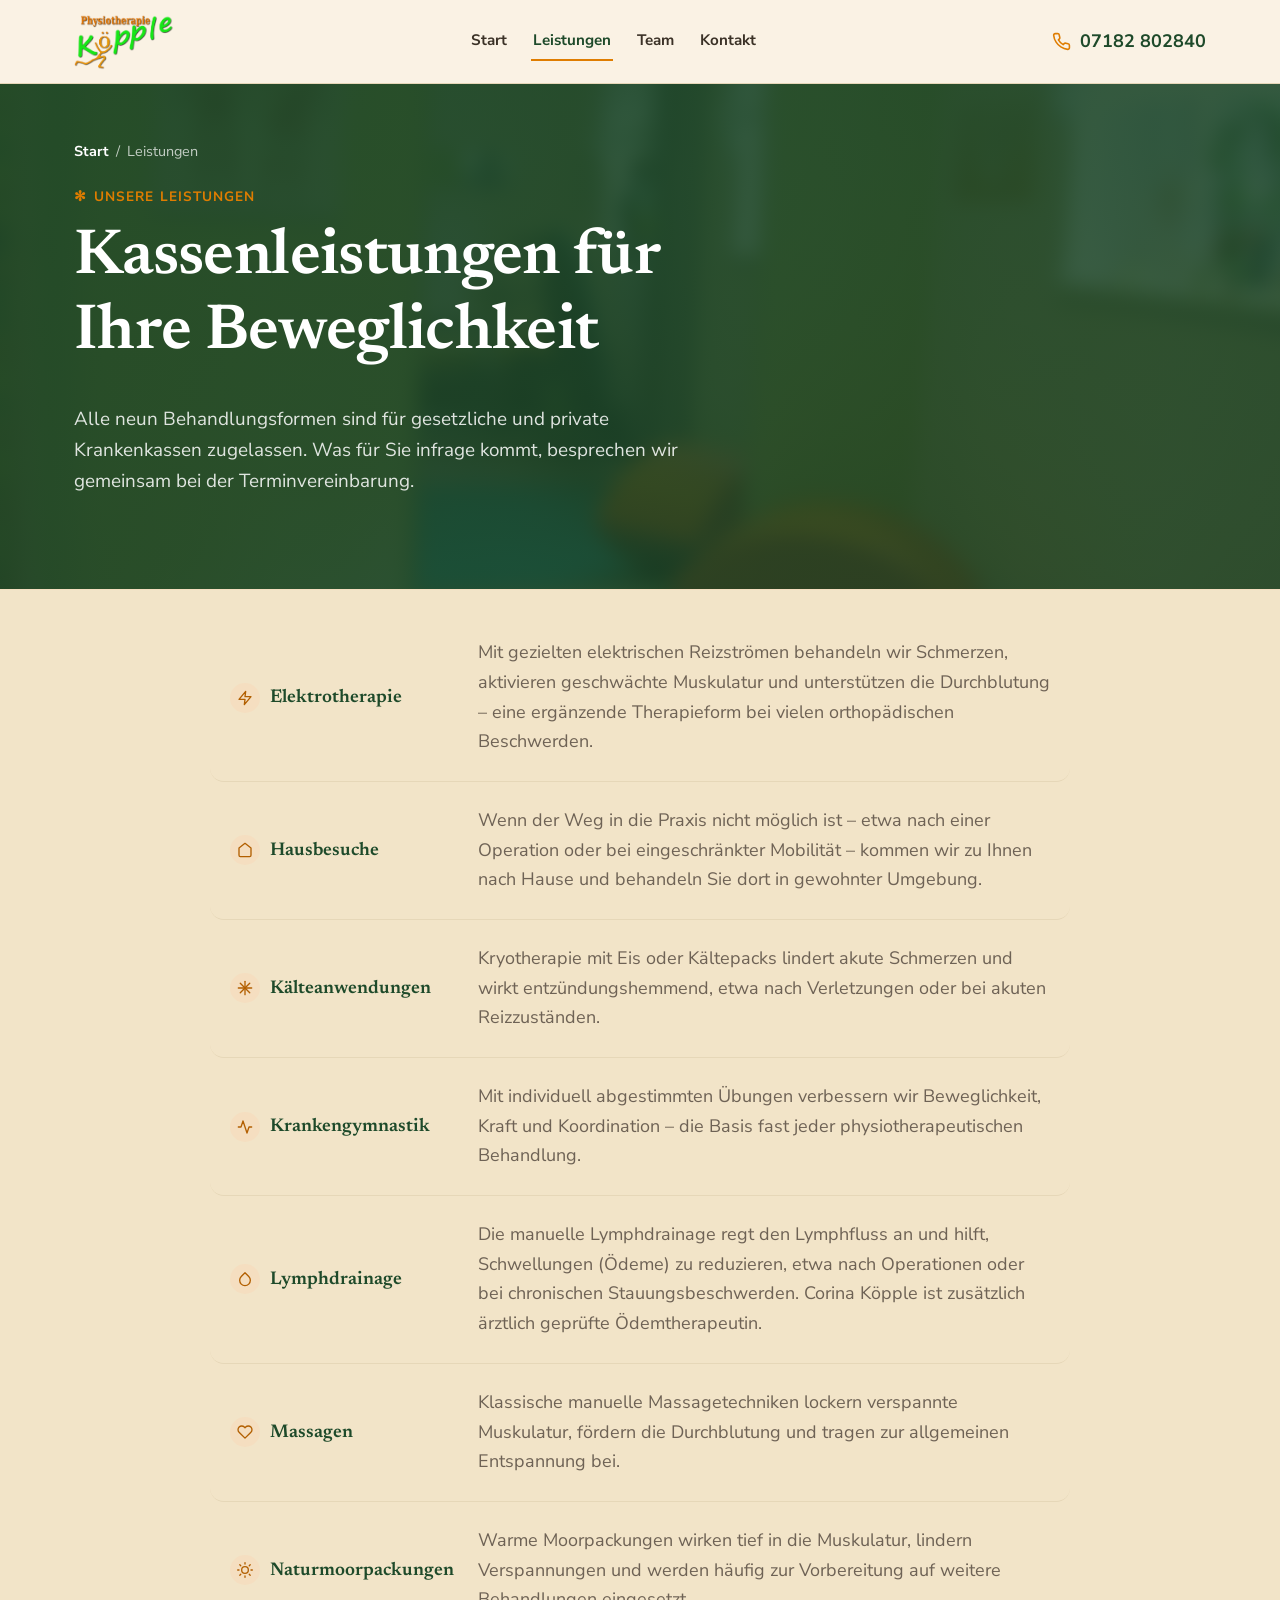
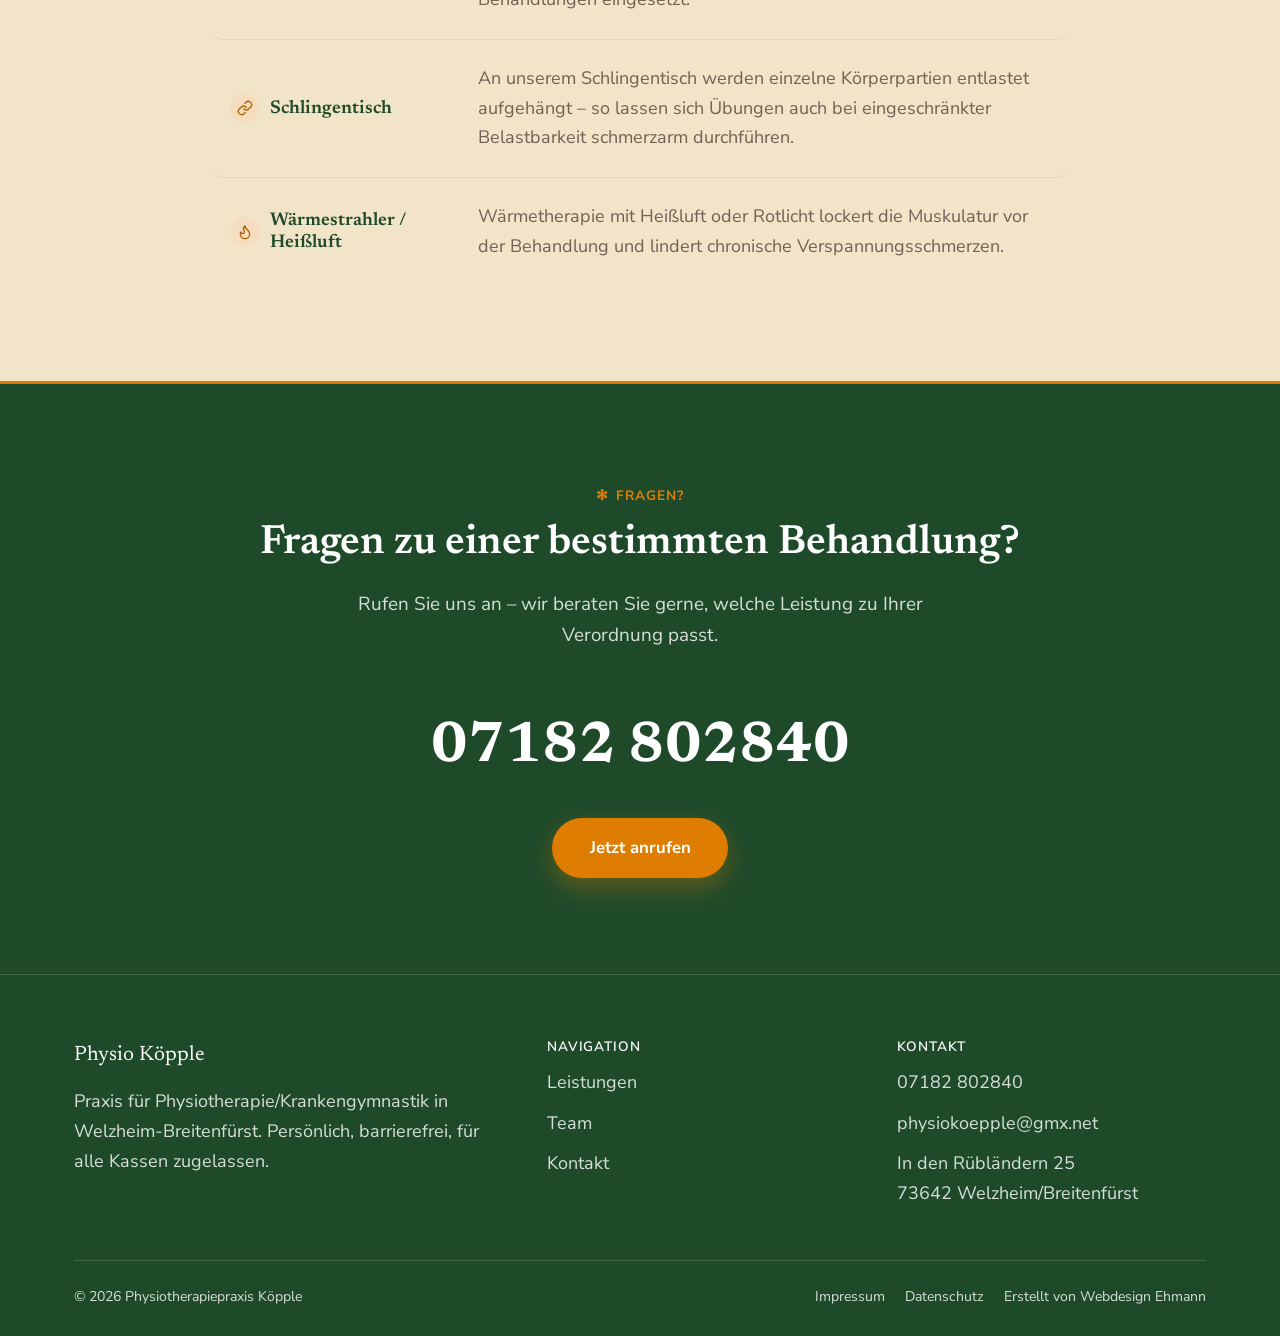
<file: leistungen.html>
<!DOCTYPE html>
<html lang="de">
<head>
<meta charset="UTF-8">
<script>document.documentElement.classList.add('js');</script>
<meta name="viewport" content="width=device-width, initial-scale=1.0">
<meta name="description" content="Alle Kassenleistungen der Physiotherapiepraxis Köpple: Krankengymnastik, Lymphdrainage, Massagen, Elektrotherapie und mehr – für alle Kassen zugelassen.">
<title>Leistungen – Physiotherapie Köpple</title>
<link rel="icon" href="assets/images/favicon-32.png" sizes="32x32" type="image/png">
<link rel="icon" href="assets/images/favicon-16.png" sizes="16x16" type="image/png">
<link rel="apple-touch-icon" href="assets/images/apple-touch-icon.png">
<link rel="stylesheet" href="css/fonts.css">
<link rel="stylesheet" href="css/style.css?v=5">
</head>
<body>

<a class="skip-link" href="#main">Zum Inhalt springen</a>

<header class="site-header" id="site-header">
  <div class="container site-header__inner">
    <a href="index.html" class="site-header__brand" aria-label="Physiotherapie Köpple – Startseite">
      <img src="assets/images/logo.png" alt="Physiotherapie Köpple" class="site-header__logo">
    </a>
    <nav id="site-nav" aria-label="Hauptnavigation">
      <ul class="site-nav__list">
        <li><a href="index.html" class="site-nav__link">Start</a></li>
        <li><a href="leistungen.html" class="site-nav__link">Leistungen</a></li>
        <li><a href="team.html" class="site-nav__link">Team</a></li>
        <li><a href="kontakt.html" class="site-nav__link">Kontakt</a></li>
      </ul>
    </nav>
    <div class="site-header__actions">
      <a href="tel:+497182802840" class="site-header__phone">
        <svg viewBox="0 0 24 24" fill="none" stroke="currentColor" stroke-width="2" stroke-linecap="round" stroke-linejoin="round" aria-hidden="true"><path d="M22 16.92v3a2 2 0 0 1-2.18 2 19.79 19.79 0 0 1-8.63-3.07 19.5 19.5 0 0 1-6-6 19.79 19.79 0 0 1-3.07-8.67A2 2 0 0 1 4.11 2h3a2 2 0 0 1 2 1.72c.127.96.361 1.903.7 2.81a2 2 0 0 1-.45 2.11L8.09 9.91a16 16 0 0 0 6 6l1.27-1.27a2 2 0 0 1 2.11-.45c.907.339 1.85.573 2.81.7A2 2 0 0 1 22 16.92z"/></svg>
        <span>07182 802840</span>
      </a>
      <button id="nav-toggle" class="nav-toggle" aria-label="Menü öffnen" aria-expanded="false" aria-controls="site-nav">
        <span></span><span></span><span></span>
      </button>
    </div>
  </div>
</header>

<main id="main">

  <section class="page-hero">
    <div class="page-hero__bg" style="background-image: url('assets/images/bewegungsraum.jpg');"></div>
    <div class="container">
      <p class="breadcrumb"><a href="index.html">Start</a><span aria-hidden="true">/</span>Leistungen</p>
      <div class="section__head reveal">
        <p class="eyebrow">Unsere Leistungen</p>
        <h1>Kassenleistungen für Ihre Beweglichkeit</h1>
        <p class="lead">Alle neun Behandlungsformen sind für gesetzliche und private Krankenkassen zugelassen. Was für Sie infrage kommt, besprechen wir gemeinsam bei der Terminvereinbarung.</p>
      </div>
    </div>
  </section>

  <section class="section section--alt" style="padding-top: 24px;">
    <div class="container">
      <div class="service-rows reveal-group" style="max-width: 820px; margin: 0 auto;">

        <div class="service-row reveal">
          <h3><span class="service-row__icon"><svg viewBox="0 0 24 24" fill="none" stroke="currentColor" stroke-width="2" stroke-linecap="round" stroke-linejoin="round"><path d="M13 2 3 14h9l-1 8 10-12h-9l1-8z"/></svg></span>Elektrotherapie</h3>
          <p>Mit gezielten elektrischen Reizströmen behandeln wir Schmerzen, aktivieren geschwächte Muskulatur und unterstützen die Durchblutung – eine ergänzende Therapieform bei vielen orthopädischen Beschwerden.</p>
        </div>

        <div class="service-row reveal">
          <h3><span class="service-row__icon"><svg viewBox="0 0 24 24" fill="none" stroke="currentColor" stroke-width="2" stroke-linecap="round" stroke-linejoin="round"><path d="M3 9l9-7 9 7v11a2 2 0 0 1-2 2H5a2 2 0 0 1-2-2z"/></svg></span>Hausbesuche</h3>
          <p>Wenn der Weg in die Praxis nicht möglich ist – etwa nach einer Operation oder bei eingeschränkter Mobilität – kommen wir zu Ihnen nach Hause und behandeln Sie dort in gewohnter Umgebung.</p>
        </div>

        <div class="service-row reveal">
          <h3><span class="service-row__icon"><svg viewBox="0 0 24 24" fill="none" stroke="currentColor" stroke-width="2" stroke-linecap="round" stroke-linejoin="round"><line x1="12" y1="2" x2="12" y2="22"/><line x1="4.93" y1="4.93" x2="19.07" y2="19.07"/><line x1="2" y1="12" x2="22" y2="12"/><line x1="4.93" y1="19.07" x2="19.07" y2="4.93"/></svg></span>Kälteanwendungen</h3>
          <p>Kryotherapie mit Eis oder Kältepacks lindert akute Schmerzen und wirkt entzündungshemmend, etwa nach Verletzungen oder bei akuten Reizzuständen.</p>
        </div>

        <div class="service-row reveal">
          <h3><span class="service-row__icon"><svg viewBox="0 0 24 24" fill="none" stroke="currentColor" stroke-width="2" stroke-linecap="round" stroke-linejoin="round"><path d="M22 12h-4l-3 9L9 3l-3 9H2"/></svg></span>Krankengymnastik</h3>
          <p>Mit individuell abgestimmten Übungen verbessern wir Beweglichkeit, Kraft und Koordination – die Basis fast jeder physiotherapeutischen Behandlung.</p>
        </div>

        <div class="service-row reveal">
          <h3><span class="service-row__icon"><svg viewBox="0 0 24 24" fill="none" stroke="currentColor" stroke-width="2" stroke-linecap="round" stroke-linejoin="round"><path d="M12 2.69l5.66 5.66a8 8 0 1 1-11.31 0z"/></svg></span>Lymphdrainage</h3>
          <p>Die manuelle Lymphdrainage regt den Lymphfluss an und hilft, Schwellungen (Ödeme) zu reduzieren, etwa nach Operationen oder bei chronischen Stauungsbeschwerden. Corina Köpple ist zusätzlich ärztlich geprüfte Ödemtherapeutin.</p>
        </div>

        <div class="service-row reveal">
          <h3><span class="service-row__icon"><svg viewBox="0 0 24 24" fill="none" stroke="currentColor" stroke-width="2" stroke-linecap="round" stroke-linejoin="round"><path d="M20.84 4.61a5.5 5.5 0 0 0-7.78 0L12 5.67l-1.06-1.06a5.5 5.5 0 0 0-7.78 7.78l1.06 1.06L12 21.23l7.78-7.78 1.06-1.06a5.5 5.5 0 0 0 0-7.78z"/></svg></span>Massagen</h3>
          <p>Klassische manuelle Massagetechniken lockern verspannte Muskulatur, fördern die Durchblutung und tragen zur allgemeinen Entspannung bei.</p>
        </div>

        <div class="service-row reveal">
          <h3><span class="service-row__icon"><svg viewBox="0 0 24 24" fill="none" stroke="currentColor" stroke-width="2" stroke-linecap="round" stroke-linejoin="round"><circle cx="12" cy="12" r="5"/><line x1="12" y1="1" x2="12" y2="3"/><line x1="12" y1="21" x2="12" y2="23"/><line x1="4.22" y1="4.22" x2="5.64" y2="5.64"/><line x1="18.36" y1="18.36" x2="19.78" y2="19.78"/><line x1="1" y1="12" x2="3" y2="12"/><line x1="21" y1="12" x2="23" y2="12"/><line x1="4.22" y1="19.78" x2="5.64" y2="18.36"/><line x1="18.36" y1="5.64" x2="19.78" y2="4.22"/></svg></span>Naturmoorpackungen</h3>
          <p>Warme Moorpackungen wirken tief in die Muskulatur, lindern Verspannungen und werden häufig zur Vorbereitung auf weitere Behandlungen eingesetzt.</p>
        </div>

        <div class="service-row reveal">
          <h3><span class="service-row__icon"><svg viewBox="0 0 24 24" fill="none" stroke="currentColor" stroke-width="2" stroke-linecap="round" stroke-linejoin="round"><path d="M10 13a5 5 0 0 0 7.54.54l3-3a5 5 0 0 0-7.07-7.07l-1.72 1.71"/><path d="M14 11a5 5 0 0 0-7.54-.54l-3 3a5 5 0 0 0 7.07 7.07l1.71-1.71"/></svg></span>Schlingentisch</h3>
          <p>An unserem Schlingentisch werden einzelne Körperpartien entlastet aufgehängt – so lassen sich Übungen auch bei eingeschränkter Belastbarkeit schmerzarm durchführen.</p>
        </div>

        <div class="service-row reveal">
          <h3><span class="service-row__icon"><svg viewBox="0 0 24 24" fill="none" stroke="currentColor" stroke-width="2" stroke-linecap="round" stroke-linejoin="round"><path d="M8.5 14.5A2.5 2.5 0 0 0 11 12c0-1.38-.5-2-1-3-1.072-2.143-.224-4.054 2-6 .5 2.5 2 4.9 4 6.5 2 1.6 3 3.5 3 5.5a7 7 0 1 1-14 0c0-1.153.433-2.294 1-3a2.5 2.5 0 0 0 2.5 2.5z"/></svg></span>Wärmestrahler / Heißluft</h3>
          <p>Wärmetherapie mit Heißluft oder Rotlicht lockert die Muskulatur vor der Behandlung und lindert chronische Verspannungsschmerzen.</p>
        </div>

      </div>
    </div>
  </section>

  <section class="section section--sage">
    <div class="container cta-band reveal">
      <p class="eyebrow" style="color: var(--color-terracotta);">Fragen?</p>
      <h2>Fragen zu einer bestimmten Behandlung?</h2>
      <p class="lead" style="color: rgba(255,255,255,0.82); margin-left:auto; margin-right:auto;">Rufen Sie uns an – wir beraten Sie gerne, welche Leistung zu Ihrer Verordnung passt.</p>
      <a href="tel:+497182802840" class="cta-band__phone">07182 802840</a>
      <div><a href="tel:+497182802840" class="btn btn--primary btn--lg">Jetzt anrufen</a></div>
    </div>
  </section>

</main>

<footer class="site-footer">
  <div class="container">
    <div class="footer-grid">
      <div>
        <div class="footer-brand">Physio Köpple</div>
        <p>Praxis für Physiotherapie/Krankengymnastik in Welzheim-Breitenfürst. Persönlich, barrierefrei, für alle Kassen zugelassen.</p>
      </div>
      <div>
        <h4>Navigation</h4>
        <ul>
          <li><a href="leistungen.html">Leistungen</a></li>
          <li><a href="team.html">Team</a></li>
          <li><a href="kontakt.html">Kontakt</a></li>
        </ul>
      </div>
      <div>
        <h4>Kontakt</h4>
        <ul>
          <li><a href="tel:+497182802840">07182 802840</a></li>
          <li><a href="mailto:physiokoepple@gmx.net">physiokoepple@gmx.net</a></li>
          <li>In den Rübländern 25<br>73642 Welzheim/Breitenfürst</li>
        </ul>
      </div>
    </div>
    <div class="footer-bottom">
      <span>&copy; <span id="year"></span> Physiotherapiepraxis Köpple</span>
      <ul>
        <li><a href="impressum.html">Impressum</a></li>
        <li><a href="datenschutz.html">Datenschutz</a></li>
        <li><a href="https://www.webdesign-ehmann.de" target="_blank" rel="noopener">Erstellt von Webdesign Ehmann</a></li>
      </ul>
    </div>
  </div>
</footer>

<script src="js/main.js?v=5"></script>
</body>
</html>
</file>
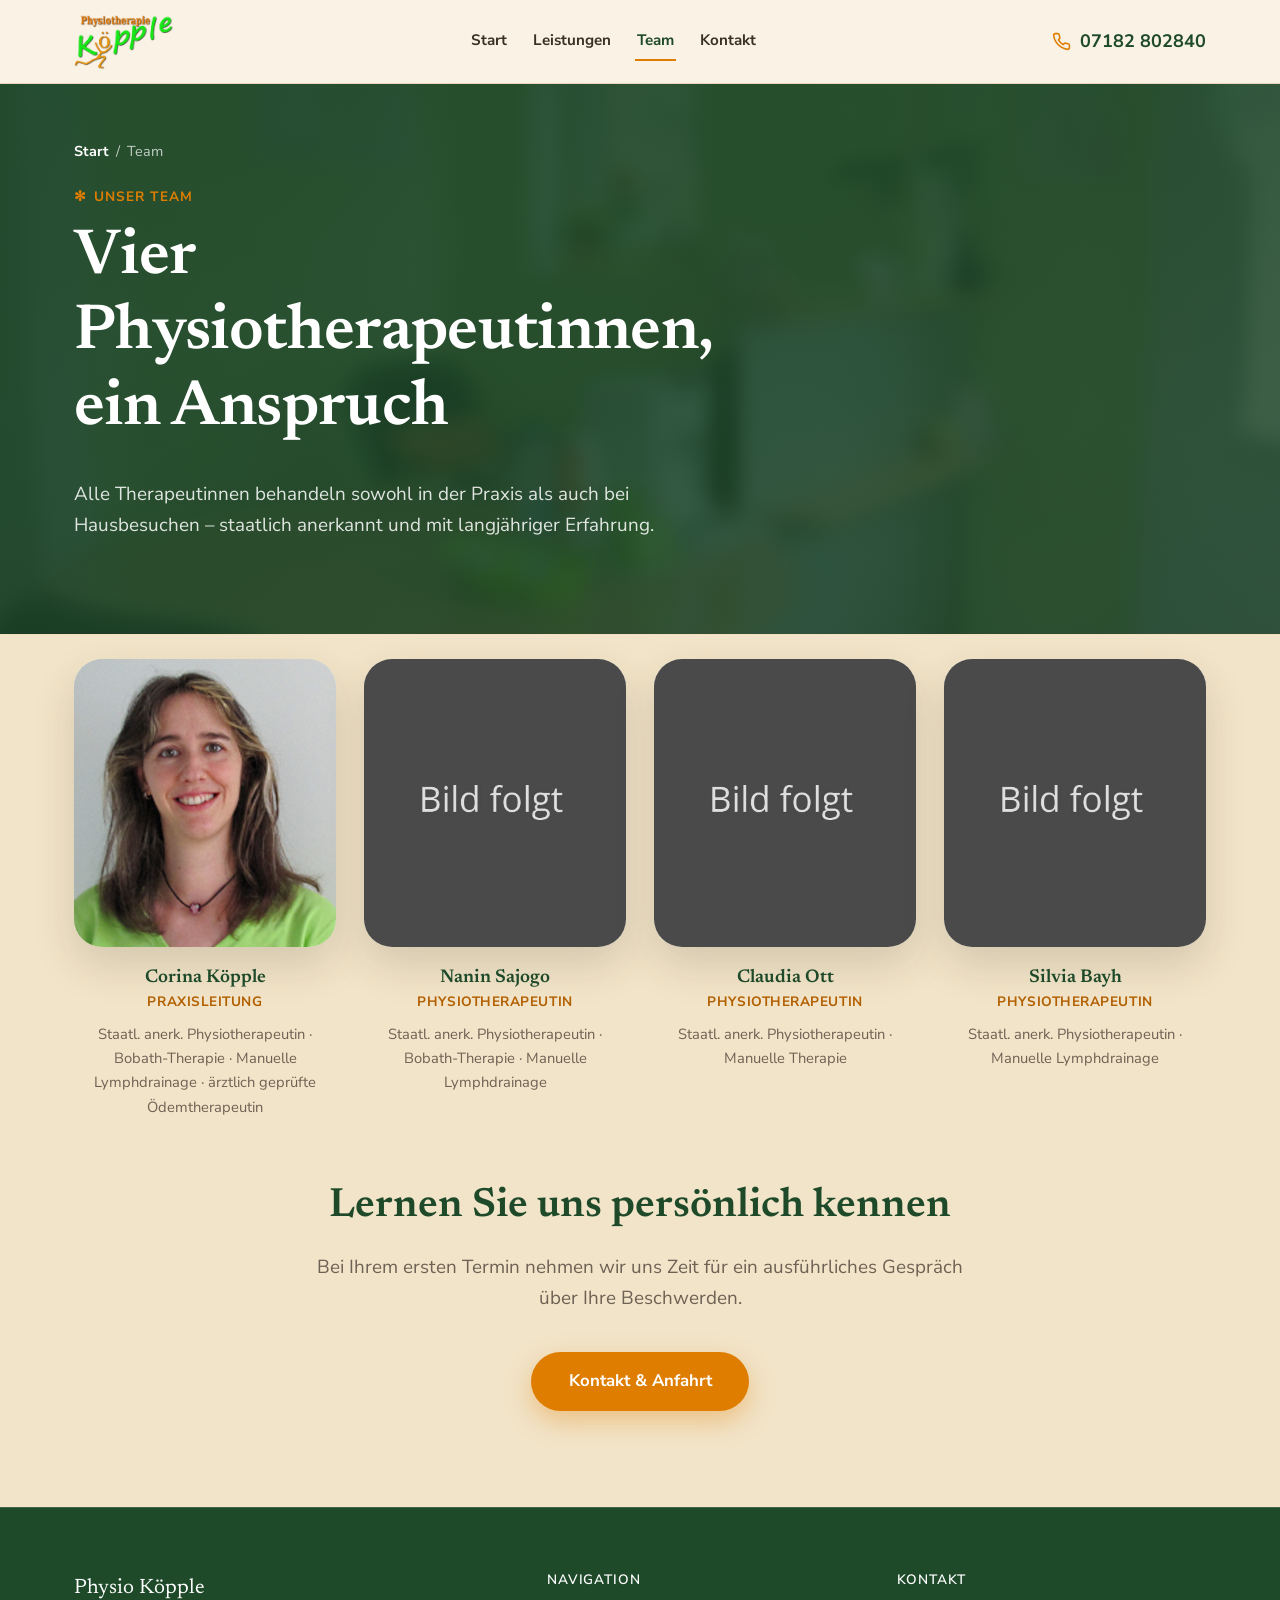
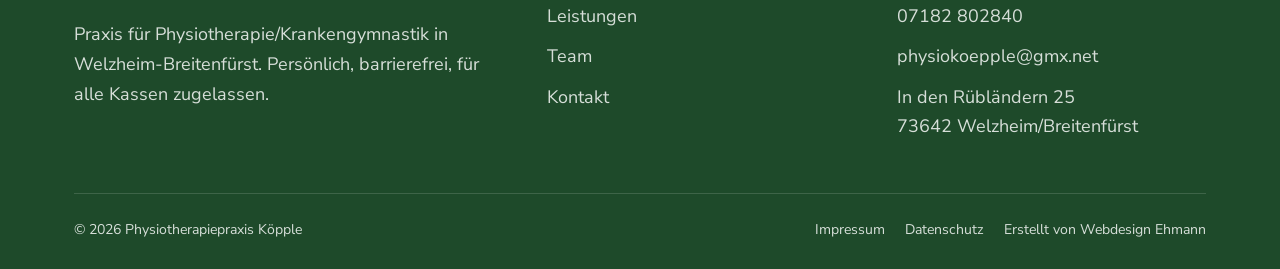
<file: team.html>
<!DOCTYPE html>
<html lang="de">
<head>
<meta charset="UTF-8">
<script>document.documentElement.classList.add('js');</script>
<meta name="viewport" content="width=device-width, initial-scale=1.0">
<meta name="description" content="Das Team der Physiotherapiepraxis Köpple: Corina Köpple, Nanin Sajogo, Claudia Ott und Silvia Bayh – staatlich anerkannte Physiotherapeutinnen in Welzheim-Breitenfürst.">
<title>Team – Physiotherapie Köpple</title>
<link rel="icon" href="assets/images/favicon-32.png" sizes="32x32" type="image/png">
<link rel="icon" href="assets/images/favicon-16.png" sizes="16x16" type="image/png">
<link rel="apple-touch-icon" href="assets/images/apple-touch-icon.png">
<link rel="stylesheet" href="css/fonts.css">
<link rel="stylesheet" href="css/style.css?v=5">
</head>
<body>

<a class="skip-link" href="#main">Zum Inhalt springen</a>

<header class="site-header" id="site-header">
  <div class="container site-header__inner">
    <a href="index.html" class="site-header__brand" aria-label="Physiotherapie Köpple – Startseite">
      <img src="assets/images/logo.png" alt="Physiotherapie Köpple" class="site-header__logo">
    </a>
    <nav id="site-nav" aria-label="Hauptnavigation">
      <ul class="site-nav__list">
        <li><a href="index.html" class="site-nav__link">Start</a></li>
        <li><a href="leistungen.html" class="site-nav__link">Leistungen</a></li>
        <li><a href="team.html" class="site-nav__link">Team</a></li>
        <li><a href="kontakt.html" class="site-nav__link">Kontakt</a></li>
      </ul>
    </nav>
    <div class="site-header__actions">
      <a href="tel:+497182802840" class="site-header__phone">
        <svg viewBox="0 0 24 24" fill="none" stroke="currentColor" stroke-width="2" stroke-linecap="round" stroke-linejoin="round" aria-hidden="true"><path d="M22 16.92v3a2 2 0 0 1-2.18 2 19.79 19.79 0 0 1-8.63-3.07 19.5 19.5 0 0 1-6-6 19.79 19.79 0 0 1-3.07-8.67A2 2 0 0 1 4.11 2h3a2 2 0 0 1 2 1.72c.127.96.361 1.903.7 2.81a2 2 0 0 1-.45 2.11L8.09 9.91a16 16 0 0 0 6 6l1.27-1.27a2 2 0 0 1 2.11-.45c.907.339 1.85.573 2.81.7A2 2 0 0 1 22 16.92z"/></svg>
        <span>07182 802840</span>
      </a>
      <button id="nav-toggle" class="nav-toggle" aria-label="Menü öffnen" aria-expanded="false" aria-controls="site-nav">
        <span></span><span></span><span></span>
      </button>
    </div>
  </div>
</header>

<main id="main">

  <section class="page-hero">
    <div class="page-hero__bg" style="background-image: url('assets/images/empfang.jpg');"></div>
    <div class="container">
      <p class="breadcrumb"><a href="index.html">Start</a><span aria-hidden="true">/</span>Team</p>
      <div class="section__head reveal">
        <p class="eyebrow">Unser Team</p>
        <h1>Vier Physiotherapeutinnen, ein Anspruch</h1>
        <p class="lead">Alle Therapeutinnen behandeln sowohl in der Praxis als auch bei Hausbesuchen – staatlich anerkannt und mit langjähriger Erfahrung.</p>
      </div>
    </div>
  </section>

  <section class="section section--alt" style="padding-top: 24px;">
    <div class="container">
      <div class="team-grid reveal-group">

        <div class="team-card reveal">
          <div class="team-card__photo">
            <img src="assets/images/corina.png" alt="Porträt von Corina Köpple">
          </div>
          <h3>Corina Köpple</h3>
          <p class="team-card__role">Praxisleitung</p>
          <p class="team-card__quals">Staatl. anerk. Physiotherapeutin · Bobath-Therapie · Manuelle Lymphdrainage · ärztlich geprüfte Ödemtherapeutin</p>
        </div>

        <div class="team-card reveal">
          <div class="team-card__photo team-card__photo--pending">
            <img src="assets/images/platzhalter-foto.jpg" alt="Foto folgt">
          </div>
          <h3>Nanin Sajogo</h3>
          <p class="team-card__role">Physiotherapeutin</p>
          <p class="team-card__quals">Staatl. anerk. Physiotherapeutin · Bobath-Therapie · Manuelle Lymphdrainage</p>
        </div>

        <div class="team-card reveal">
          <div class="team-card__photo team-card__photo--pending">
            <img src="assets/images/platzhalter-foto.jpg" alt="Foto folgt">
          </div>
          <h3>Claudia Ott</h3>
          <p class="team-card__role">Physiotherapeutin</p>
          <p class="team-card__quals">Staatl. anerk. Physiotherapeutin · Manuelle Therapie</p>
        </div>

        <div class="team-card reveal">
          <div class="team-card__photo team-card__photo--pending">
            <img src="assets/images/platzhalter-foto.jpg" alt="Foto folgt">
          </div>
          <h3>Silvia Bayh</h3>
          <p class="team-card__role">Physiotherapeutin</p>
          <p class="team-card__quals">Staatl. anerk. Physiotherapeutin · Manuelle Lymphdrainage</p>
        </div>

      </div>

      <div class="cta-band reveal" style="margin-top: 64px;">
        <h2>Lernen Sie uns persönlich kennen</h2>
        <p class="lead" style="margin-left:auto; margin-right:auto;">Bei Ihrem ersten Termin nehmen wir uns Zeit für ein ausführliches Gespräch über Ihre Beschwerden.</p>
        <a href="kontakt.html" class="btn btn--primary btn--lg">Kontakt &amp; Anfahrt</a>
      </div>
    </div>
  </section>

</main>

<footer class="site-footer">
  <div class="container">
    <div class="footer-grid">
      <div>
        <div class="footer-brand">Physio Köpple</div>
        <p>Praxis für Physiotherapie/Krankengymnastik in Welzheim-Breitenfürst. Persönlich, barrierefrei, für alle Kassen zugelassen.</p>
      </div>
      <div>
        <h4>Navigation</h4>
        <ul>
          <li><a href="leistungen.html">Leistungen</a></li>
          <li><a href="team.html">Team</a></li>
          <li><a href="kontakt.html">Kontakt</a></li>
        </ul>
      </div>
      <div>
        <h4>Kontakt</h4>
        <ul>
          <li><a href="tel:+497182802840">07182 802840</a></li>
          <li><a href="mailto:physiokoepple@gmx.net">physiokoepple@gmx.net</a></li>
          <li>In den Rübländern 25<br>73642 Welzheim/Breitenfürst</li>
        </ul>
      </div>
    </div>
    <div class="footer-bottom">
      <span>&copy; <span id="year"></span> Physiotherapiepraxis Köpple</span>
      <ul>
        <li><a href="impressum.html">Impressum</a></li>
        <li><a href="datenschutz.html">Datenschutz</a></li>
        <li><a href="https://www.webdesign-ehmann.de" target="_blank" rel="noopener">Erstellt von Webdesign Ehmann</a></li>
      </ul>
    </div>
  </div>
</footer>

<script src="js/main.js?v=5"></script>
</body>
</html>
</file>
<file: css/fonts.css>
/* ============================================================
   fonts.css – Selbst gehostete Google Fonts (Newsreader, Nunito Sans).
   Kein Nachladen von fonts.googleapis.com / fonts.gstatic.com beim
   Seitenaufruf (DSGVO: keine Verbindung zu Google-Servern nötig).

   Beide Familien sind Variable Fonts – ein Datei-Paar (latin +
   latin-ext, deckt Deutsch inkl. ä/ö/ü/ß ab) trägt den gesamten
   Gewichtsbereich, daher genügt je eine @font-face-Regel mit
   font-weight-Spanne statt einer Regel pro Schnittgewicht.
   ============================================================ */

/* ── Newsreader (Überschriften, warme literarische Serife) ──── */
@font-face {
  font-family: 'Newsreader';
  font-style: normal;
  font-weight: 400 700;
  font-display: swap;
  src: url('../assets/fonts/newsreader-latinext.woff2') format('woff2');
  unicode-range: U+0100-02BA, U+02BD-02C5, U+02C7-02CC, U+02CE-02D7, U+02DD-02FF, U+0304, U+0308, U+0329, U+1D00-1DBF, U+1E00-1E9F, U+1EF2-1EFF, U+2020, U+20A0-20AB, U+20AD-20C0, U+2113, U+2C60-2C7F, U+A720-A7FF;
}
@font-face {
  font-family: 'Newsreader';
  font-style: normal;
  font-weight: 400 700;
  font-display: swap;
  src: url('../assets/fonts/newsreader-latin.woff2') format('woff2');
  unicode-range: U+0000-00FF, U+0131, U+0152-0153, U+02BB-02BC, U+02C6, U+02DA, U+02DC, U+0304, U+0308, U+0329, U+2000-206F, U+20AC, U+2122, U+2191, U+2193, U+2212, U+2215, U+FEFF, U+FFFD;
}
@font-face {
  font-family: 'Newsreader';
  font-style: italic;
  font-weight: 400 700;
  font-display: swap;
  src: url('../assets/fonts/newsreader-italic-latinext.woff2') format('woff2');
  unicode-range: U+0100-02BA, U+02BD-02C5, U+02C7-02CC, U+02CE-02D7, U+02DD-02FF, U+0304, U+0308, U+0329, U+1D00-1DBF, U+1E00-1E9F, U+1EF2-1EFF, U+2020, U+20A0-20AB, U+20AD-20C0, U+2113, U+2C60-2C7F, U+A720-A7FF;
}
@font-face {
  font-family: 'Newsreader';
  font-style: italic;
  font-weight: 400 700;
  font-display: swap;
  src: url('../assets/fonts/newsreader-italic-latin.woff2') format('woff2');
  unicode-range: U+0000-00FF, U+0131, U+0152-0153, U+02BB-02BC, U+02C6, U+02DA, U+02DC, U+0304, U+0308, U+0329, U+2000-206F, U+20AC, U+2122, U+2191, U+2193, U+2212, U+2215, U+FEFF, U+FFFD;
}

/* ── Nunito Sans (Fließtext, rundliche freundliche Grotesk) ──── */
@font-face {
  font-family: 'Nunito Sans';
  font-style: normal;
  font-weight: 400 800;
  font-display: swap;
  src: url('../assets/fonts/nunitosans-latinext.woff2') format('woff2');
  unicode-range: U+0100-02BA, U+02BD-02C5, U+02C7-02CC, U+02CE-02D7, U+02DD-02FF, U+0304, U+0308, U+0329, U+1D00-1DBF, U+1E00-1E9F, U+1EF2-1EFF, U+2020, U+20A0-20AB, U+20AD-20C0, U+2113, U+2C60-2C7F, U+A720-A7FF;
}
@font-face {
  font-family: 'Nunito Sans';
  font-style: normal;
  font-weight: 400 800;
  font-display: swap;
  src: url('../assets/fonts/nunitosans-latin.woff2') format('woff2');
  unicode-range: U+0000-00FF, U+0131, U+0152-0153, U+02BB-02BC, U+02C6, U+02DA, U+02DC, U+0304, U+0308, U+0329, U+2000-206F, U+20AC, U+2122, U+2191, U+2193, U+2212, U+2215, U+FEFF, U+FFFD;
}
</file>
<file: css/style.css>
/* ============================================================
   Physiotherapiepraxis Köpple – style.css
   Dritter Design-Durchgang: konventionelleres, an Metzgerei
   Hinderer / Ebnisee / Schmalzried Heizung orientiertes Gerüst
   (Sticky-Header mit Linkliste, Karten-Sektionen auf Creme) —
   aber mit echtem Praxislogo, einem satten Tannengrün + dem
   Orange aus dem Logo als Akzent, statt der vorherigen vollflächigen
   Farbblock-Wellen. Organische Foto-Rahmen bleiben als dezentes
   Wiedererkennungsmerkmal. Reines CSS, kein Framework.
   ============================================================ */

:root {
  --color-cream: #faf2e4;
  --color-cream-alt: #f2e4c8;
  --color-paper: #fffdf8;
  --color-sage: #3d7a4c;
  --color-sage-dark: #1e4a2a;
  --color-sage-pale: #e3ece1;
  --color-terracotta: #df7d00;
  --color-terracotta-dark: #b25f00;
  --color-terracotta-pale: #f5dec0;
  --color-ink: #3b3227;
  --color-ink-soft: #6e6255;
  --color-line: #e6d7b8;
  --color-white: #ffffff;

  --font-display: 'Newsreader', Georgia, 'Times New Roman', serif;
  --font-body: 'Nunito Sans', -apple-system, BlinkMacSystemFont, 'Segoe UI', sans-serif;

  --container-width: 1180px;
  --radius: 18px;
  --radius-lg: 30px;
  --radius-pill: 100px;
  --ease: cubic-bezier(0.4, 0, 0.2, 1);
  --shadow-soft: 0 10px 30px rgba(59, 50, 39, 0.12);
  --shadow-card: 0 18px 42px rgba(59, 50, 39, 0.16);
  --nav-height: 84px;
  --radius-photo: 28px;
}

/* ── Reset ───────────────────────────────────────────────────── */
*, *::before, *::after { box-sizing: border-box; }
html { scroll-behavior: smooth; scroll-padding-top: calc(var(--nav-height) + 12px); }
@media (prefers-reduced-motion: reduce) {
  html { scroll-behavior: auto; }
  *, *::before, *::after {
    animation-duration: 0.01ms !important;
    animation-iteration-count: 1 !important;
    transition-duration: 0.01ms !important;
    scroll-behavior: auto !important;
  }
}
body {
  margin: 0;
  font-family: var(--font-body);
  font-size: 18px;
  line-height: 1.65;
  color: var(--color-ink);
  background: var(--color-cream);
  -webkit-font-smoothing: antialiased;
  /* Sehr dezentes Papier-Korn für Wärme, per SVG-Data-URI (keine Bildanfrage) */
  background-image: url("data:image/svg+xml,%3Csvg xmlns='http://www.w3.org/2000/svg' width='180' height='180'%3E%3Cfilter id='n'%3E%3CfeTurbulence type='fractalNoise' baseFrequency='0.9' numOctaves='2' stitchTiles='stitch'/%3E%3CfeColorMatrix type='saturate' values='0'/%3E%3C/filter%3E%3Crect width='100%25' height='100%25' filter='url(%23n)' opacity='0.035'/%3E%3C/svg%3E");
}
img { max-width: 100%; display: block; }
a { color: inherit; text-decoration: none; }
ul { margin: 0; padding: 0; list-style: none; }
h1, h2, h3, h4 {
  font-family: var(--font-display);
  font-weight: 600;
  line-height: 1.18;
  margin: 0 0 0.5em;
  color: var(--color-sage-dark);
}
h1 { font-size: clamp(2.5rem, 5vw, 4rem); letter-spacing: -0.01em; }
h2 { font-size: clamp(1.9rem, 3.2vw, 2.6rem); }
h3 { font-size: 1.3rem; font-weight: 600; }
p { margin: 0 0 1em; }
p:last-child { margin-bottom: 0; }
:focus-visible { outline: 3px solid var(--color-terracotta); outline-offset: 3px; }

/* ── Layout Helpers ──────────────────────────────────────────── */
.container { max-width: var(--container-width); margin: 0 auto; padding: 0 24px; }
.section { padding: 96px 0; border-top: 1px solid var(--color-line); }
.section--alt { background: var(--color-cream-alt); border-top: 1px solid var(--color-terracotta-pale); }
.section--sage { background: var(--color-sage-dark); color: rgba(255, 255, 255, 0.92); border-top: 3px solid var(--color-terracotta); }
.section--sage h2, .section--sage h3 { color: var(--color-white); }
.section__head { max-width: 640px; margin: 0 0 48px; }
.section__head--center { margin-left: auto; margin-right: auto; text-align: center; }
.eyebrow {
  display: inline-flex;
  align-items: center;
  gap: 0.5em;
  font-family: var(--font-body);
  font-weight: 700;
  font-size: 0.85rem;
  letter-spacing: 0.08em;
  text-transform: uppercase;
  color: var(--color-terracotta-dark);
  margin-bottom: 0.9em;
}
.eyebrow::before { content: '✻'; font-size: 1em; }
.lead { font-size: 1.18rem; color: var(--color-ink-soft); max-width: 60ch; }

@media (max-width: 640px) {
  .section { padding: 60px 0; }
  .container { padding: 0 20px; }
}

/* ── Buttons ─────────────────────────────────────────────────── */
.btn {
  display: inline-flex;
  align-items: center;
  gap: 0.55em;
  font-family: var(--font-body);
  font-weight: 700;
  font-size: 1rem;
  padding: 0.95em 1.7em;
  border-radius: var(--radius-pill);
  border: 2px solid transparent;
  cursor: pointer;
  transition: background-color 0.2s var(--ease), color 0.2s var(--ease), border-color 0.2s var(--ease), transform 0.15s var(--ease), box-shadow 0.2s var(--ease);
  line-height: 1.1;
}
.btn:active { transform: translateY(1px); }
.btn--primary { background: var(--color-terracotta); color: var(--color-white); box-shadow: 0 10px 26px rgba(223, 125, 0, 0.35); }
.btn--primary:hover { background: var(--color-terracotta-dark); }
.btn--outline { background: transparent; border-color: currentColor; color: inherit; }
.btn--outline:hover { background: rgba(59, 50, 39, 0.06); }
.btn--on-sage { border-color: rgba(255,255,255,0.5); color: var(--color-white); }
.btn--on-sage:hover { background: rgba(255,255,255,0.12); border-color: var(--color-white); }
.btn--lg { padding: 1.1em 2.1em; font-size: 1.05rem; }
.btn--block { width: 100%; justify-content: center; }

/* ── Header / Navigation ─────────────────────────────────────── */
.site-header {
  position: sticky;
  top: 0;
  z-index: 1000;
  height: var(--nav-height);
  display: flex;
  align-items: center;
  background: var(--color-cream);
  border-bottom: 1px solid var(--color-line);
  transition: box-shadow 0.2s ease;
}
.site-header.is-scrolled { box-shadow: var(--shadow-soft); }
.site-header__inner { display: flex; align-items: center; justify-content: space-between; gap: 24px; width: 100%; }
.site-header__brand { display: flex; align-items: center; gap: 12px; }
.site-header__logo { height: 56px; width: auto; }
.site-header__actions { display: flex; align-items: center; gap: 18px; }
.site-header__phone { display: flex; align-items: center; gap: 0.5em; font-weight: 700; color: var(--color-sage-dark); white-space: nowrap; }
.site-header__phone svg { width: 19px; height: 19px; flex-shrink: 0; color: var(--color-terracotta); }

.nav-toggle {
  display: none;
  flex-direction: column;
  justify-content: center;
  gap: 5px;
  width: 44px;
  height: 44px;
  border: none;
  background: transparent;
  cursor: pointer;
  padding: 0;
}
.nav-toggle span { display: block; height: 2px; width: 26px; margin: 0 auto; background: var(--color-sage-dark); transition: transform 0.2s ease, opacity 0.2s ease; }
.nav-toggle[aria-expanded="true"] span:nth-child(1) { transform: translateY(7px) rotate(45deg); }
.nav-toggle[aria-expanded="true"] span:nth-child(2) { opacity: 0; }
.nav-toggle[aria-expanded="true"] span:nth-child(3) { transform: translateY(-7px) rotate(-45deg); }

/* #site-nav sitzt als Kind von .site-header__inner (Desktop: Inline-
   Linkliste im selben Flex-Header). Header nutzt bewusst einen
   deckenden Hintergrund statt backdrop-filter, sonst klemmt iOS Safari
   die position:fixed-Variante der mobilen Nav am Header-Rand ab. */
.site-nav__list { display: flex; align-items: center; gap: 22px; }
.site-nav__link {
  display: block;
  white-space: nowrap;
  font-weight: 700;
  font-size: 0.95rem;
  color: var(--color-ink);
  padding: 6px 2px;
  border-bottom: 2px solid transparent;
  transition: border-color 0.15s ease, color 0.15s ease;
}
.site-nav__link:hover, .site-nav__link.is-active { border-color: var(--color-terracotta); color: var(--color-sage-dark); }

@media (min-width: 1025px) { #site-nav { display: flex; } }

@media (min-width: 1025px) and (max-width: 1180px) {
  .site-nav__list { gap: 14px; }
  .site-nav__link { font-size: 0.88rem; }
}

@media (max-width: 1024px) {
  .nav-toggle { display: flex; }
  #site-nav {
    position: fixed;
    top: var(--nav-height);
    left: 0; right: 0; bottom: 0;
    z-index: 999;
    background: var(--color-cream);
    transform: translateX(100%);
    transition: transform 0.25s ease;
    overflow-y: auto;
  }
  #site-nav.is-open { transform: translateX(0); }
  .site-nav__list { flex-direction: column; align-items: stretch; gap: 0; padding: 16px 24px 40px; }
  .site-nav__list li { border-bottom: 1px solid var(--color-line); }
  .site-nav__link { padding: 18px 4px; font-size: 1.15rem; }
  .site-header__phone span { display: none; }
}

@media (max-width: 480px) {
  .site-header__logo { height: 46px; }
}

/* ── Hero: großes foto-gefülltes Wort statt Farbblock ───────────
   Heller Cream-Hintergrund, ruhige Trust-Chips über der Headline.
   "zuhört" trägt ein Duoton-Foto aus dem Übungsraum direkt in den
   Buchstaben (background-clip: text + background-blend-mode: color –
   kein separates Bild-Asset nötig). Keine Wellen-Trennkante mehr –
   die Stats-Leiste direkt darunter übernimmt den kräftigen Farbmoment. */
.hero { padding: 64px 0 88px; }
.hero__inner { max-width: 760px; }
.hero__chips { display: flex; flex-wrap: wrap; gap: 10px; margin-bottom: 1.6em; }
.hero__chip {
  display: inline-flex;
  align-items: center;
  gap: 0.5em;
  font-weight: 700;
  color: var(--color-sage-dark);
  font-size: 0.85rem;
  background: var(--color-sage-pale);
  border: 1px solid rgba(30, 74, 42, 0.12);
  padding: 0.55em 1.1em;
  border-radius: var(--radius-pill);
}
.hero__chip svg { width: 16px; height: 16px; color: var(--color-terracotta); flex-shrink: 0; }

.hero__title { margin-bottom: 0.35em; }
.hero__title-lead { display: block; font-size: clamp(1.7rem, 3.2vw, 2.4rem); font-weight: 500; color: var(--color-ink); }
.hero__title-word {
  display: block;
  font-style: italic;
  font-weight: 700;
  font-size: clamp(4.6rem, 14vw, 9.5rem);
  line-height: 0.92;
  letter-spacing: -0.01em;
  background-image: linear-gradient(135deg, var(--color-terracotta) 0%, var(--color-sage-dark) 100%), url('../assets/images/behandlungsraum-uebungen.jpg');
  background-blend-mode: color;
  background-size: cover, cover;
  background-position: center, center 30%;
  -webkit-background-clip: text;
  background-clip: text;
  color: transparent;
  -webkit-text-fill-color: transparent;
}
.hero__lead { margin: 0.3em 0 1.8em; }
.hero__ctas { display: flex; flex-wrap: wrap; gap: 16px; }

/* ── Trust-Stats-Leiste ─────────────────────────────────────────
   Vollflächiges Tannengrün direkt unter dem Hero – übernimmt den
   kräftigen Farbmoment, den vorher der Wellen-Hero trug. */
.stats-band { background: var(--color-sage-dark); padding: 52px 0; border-top: 3px solid var(--color-terracotta); }
.stats-band__grid { display: grid; grid-template-columns: repeat(4, 1fr); gap: 28px; text-align: center; }
.stats-band__item { display: flex; flex-direction: column; gap: 0.25em; }
.stats-band__num { font-family: var(--font-display); font-weight: 700; font-size: clamp(2.1rem, 3.6vw, 3rem); color: var(--color-terracotta); line-height: 1; }
.stats-band__unit { font-size: 0.4em; margin-left: 0.15em; }
.stats-band__label { font-size: 0.8rem; color: rgba(255, 255, 255, 0.78); font-weight: 700; text-transform: uppercase; letter-spacing: 0.04em; }

@media (max-width: 900px) {
  .hero__title-word { font-size: clamp(3.6rem, 16vw, 7rem); }
}
@media (max-width: 620px) {
  .hero { padding: 48px 0 56px; }
  .stats-band__grid { grid-template-columns: 1fr 1fr; gap: 28px 20px; }
}

/* ── Unterseiten-Hero: unscharfes Praxisfoto + dunkles Overlay ───
   Nur für Team/Leistungen/Kontakt – die Startseite behält ihr eigenes
   foto-gefülltes Wort als Hero-Signature-Move. ─────────────────── */
.page-hero { position: relative; overflow: hidden; padding: 56px 0 44px; color: var(--color-white); }
.page-hero__bg {
  position: absolute;
  inset: -20px;
  background-size: cover;
  background-position: center;
  filter: blur(9px) brightness(0.65) saturate(1.1);
  transform: scale(1.1);
  z-index: 0;
}
.page-hero::after {
  content: '';
  position: absolute;
  inset: 0;
  background: linear-gradient(160deg, rgba(30, 74, 42, 0.9), rgba(30, 74, 42, 0.74));
  z-index: 0;
}
.page-hero > .container { position: relative; z-index: 1; }
.page-hero .breadcrumb { color: rgba(255, 255, 255, 0.72); }
.page-hero .breadcrumb a { color: var(--color-white); }
.page-hero .eyebrow { color: var(--color-terracotta); }
.page-hero h1 { color: var(--color-white); }
.page-hero .lead { color: rgba(255, 255, 255, 0.85); }

/* ── Foto-Rahmen (Personenfotos: klares abgerundetes Rechteck) ──── */
.blob-frame { border-radius: var(--radius-photo); overflow: hidden; box-shadow: var(--shadow-card); }
.blob-frame img { width: 100%; height: 100%; object-fit: cover; display: block; }

/* ── Vorteile / Pillars ──────────────────────────────────────────
   Zurückhaltende Regel-Liste statt Karte+Schatten – Gegengewicht zur
   Leistungen-Übersicht, die als einziger bewusster Karten-Moment der
   Seite stehen bleibt. */
.pillars { display: grid; grid-template-columns: repeat(3, 1fr); gap: 40px; }
.pillar { padding-top: 22px; border-top: 2px solid var(--color-terracotta); }
.pillar__icon {
  width: 40px; height: 40px;
  display: flex; align-items: center; justify-content: center;
  color: var(--color-sage-dark);
  margin-bottom: 16px;
}
.pillar__icon svg { width: 100%; height: 100%; }
.pillar p { color: var(--color-ink-soft); font-size: 0.98rem; }

@media (max-width: 860px) { .pillars { grid-template-columns: 1fr 1fr; } }
@media (max-width: 560px) { .pillars { grid-template-columns: 1fr; } }

/* ── Leistungen-Übersicht (Homepage-Teaser) ─────────────────────
   Bleibt bewusst als Icon-Karten-Grid – der einzige Karten-Moment
   der Seite, die volle Liste auf leistungen.html nutzt stattdessen
   die zurückhaltendere .service-rows-Regel-Liste weiter unten. ── */
.service-grid { display: grid; grid-template-columns: repeat(3, 1fr); gap: 24px; }
.service-card {
  display: flex;
  gap: 16px;
  align-items: flex-start;
  background: var(--color-paper);
  border-radius: var(--radius);
  padding: 26px 24px;
  box-shadow: var(--shadow-soft);
  transition: transform 0.22s ease, box-shadow 0.22s ease, border-color 0.22s ease;
  border: 1px solid transparent;
}
.service-card:hover { transform: translateY(-5px); box-shadow: var(--shadow-card); border-color: var(--color-terracotta-pale); }
.service-card__icon {
  width: 48px; height: 48px; flex-shrink: 0;
  display: flex; align-items: center; justify-content: center;
  border-radius: 50%;
  background: var(--color-terracotta-pale);
  color: var(--color-terracotta-dark);
}
.service-card__icon svg { width: 24px; height: 24px; }
.service-card h3 { margin-bottom: 0.25em; font-size: 1.15rem; }
.service-card p { color: var(--color-ink-soft); font-size: 0.95rem; }

@media (max-width: 860px) { .service-grid { grid-template-columns: 1fr 1fr; } }
@media (max-width: 560px) { .service-grid { grid-template-columns: 1fr; } }

/* ── Leistungen – volle Liste (leistungen.html) ─────────────────
   Editorial Regel-Liste statt Karten-Wiederholung: Name links,
   Beschreibung rechts, Trennlinie statt Schatten. ──────────────── */
.service-rows { display: flex; flex-direction: column; }
.service-row {
  display: grid;
  grid-template-columns: 220px 1fr;
  gap: 28px;
  padding: 24px 20px;
  margin: 0 -20px;
  border-bottom: 1px solid var(--color-line);
  border-radius: 14px;
  transition: background-color 0.2s var(--ease);
}
.service-row:hover { background: var(--color-sage-pale); }
.service-row:first-child { border-top: none; }
.service-row:last-child { border-bottom: none; }
.service-row h3 { margin: 0; font-size: 1.15rem; display: flex; align-items: center; gap: 0.55em; }
.service-row__icon {
  width: 30px; height: 30px; flex-shrink: 0;
  display: flex; align-items: center; justify-content: center;
  border-radius: 50%;
  background: var(--color-terracotta-pale);
  color: var(--color-terracotta-dark);
}
.service-row__icon svg { width: 16px; height: 16px; }
.service-row p { margin: 0; color: var(--color-ink-soft); }
@media (max-width: 700px) {
  .service-row { grid-template-columns: 1fr; gap: 10px; padding: 20px 16px; margin: 0 -16px; }
}

/* ── Team ────────────────────────────────────────────────────── */
.team-grid { display: grid; grid-template-columns: repeat(4, 1fr); gap: 32px 28px; }
.team-card { text-align: center; }
.team-card__photo {
  aspect-ratio: 1 / 1.1;
  border-radius: var(--radius-photo);
  overflow: hidden;
  box-shadow: var(--shadow-card);
  margin-bottom: 20px;
  background: var(--color-sage-pale);
}
.team-card__photo img { width: 100%; height: 100%; object-fit: cover; }
.team-card__photo--pending { display: flex; align-items: center; justify-content: center; }
.team-card h3 { margin-bottom: 0.15em; font-size: 1.15rem; }
.team-card__role { color: var(--color-terracotta-dark); font-weight: 700; font-size: 0.85rem; text-transform: uppercase; letter-spacing: 0.04em; margin-bottom: 0.6em; }
.team-card__quals { color: var(--color-ink-soft); font-size: 0.92rem; }

@media (max-width: 900px) { .team-grid { grid-template-columns: 1fr 1fr; } }
@media (max-width: 520px) { .team-grid { grid-template-columns: 1fr; max-width: 320px; margin: 0 auto; } }

/* ── Zwei-Spalten Text+Bild (Praxis-Vorstellung, Kontakt, etc.) ── */
.split { display: grid; grid-template-columns: 1fr 1fr; gap: 56px; align-items: center; }
.split--reverse .split__media { order: 2; }
@media (max-width: 900px) {
  .split { grid-template-columns: 1fr; gap: 36px; }
  .split--reverse .split__media { order: -1; }
}
.split__media img { aspect-ratio: 4/3.4; }
.split__media--portrait { position: relative; }
.split__media--portrait img { aspect-ratio: 4/4.4; }

/* ── Überlappendes Foto-Badge (Split-Media) ─────────────────────── */
.split__badge {
  position: absolute;
  bottom: -22px;
  right: -18px;
  width: 128px;
  height: 128px;
  border-radius: 50%;
  background: var(--color-terracotta);
  color: var(--color-white);
  display: flex;
  flex-direction: column;
  align-items: center;
  justify-content: center;
  text-align: center;
  padding: 10px;
  box-shadow: var(--shadow-card);
}
.split__badge-num { font-family: var(--font-display); font-weight: 700; font-size: 2.2rem; line-height: 1; }
.split__badge-label { font-size: 0.66rem; font-weight: 700; text-transform: uppercase; letter-spacing: 0.02em; line-height: 1.25; margin-top: 4px; }
@media (max-width: 520px) {
  .split__badge { width: 96px; height: 96px; right: 6px; bottom: -14px; }
  .split__badge-num { font-size: 1.6rem; }
  .split__badge-label { font-size: 0.56rem; }
}

.checklist { margin-top: 1.4em; }
.checklist li { display: flex; align-items: flex-start; gap: 0.7em; margin-bottom: 0.7em; }
.checklist li svg { width: 20px; height: 20px; color: var(--color-sage); flex-shrink: 0; margin-top: 0.15em; }

/* ── Bildergalerie (Praxisimpressionen) ─────────────────────── */
.gallery-grid { display: grid; grid-template-columns: repeat(3, 1fr); gap: 22px; }
.gallery-grid__item { border-radius: var(--radius); overflow: hidden; box-shadow: var(--shadow-soft); aspect-ratio: 4/3; }
.gallery-grid__item img { width: 100%; height: 100%; object-fit: cover; transition: transform 0.4s ease; }
.gallery-grid__item:hover img { transform: scale(1.06); }
@media (max-width: 760px) { .gallery-grid { grid-template-columns: 1fr 1fr; } }
@media (max-width: 480px) { .gallery-grid { grid-template-columns: 1fr; } }

/* ── Info-/Termin-Karten (Kontaktseite) ─────────────────────── */
.info-card {
  background: var(--color-paper);
  border-radius: var(--radius);
  padding: 30px 28px;
  box-shadow: var(--shadow-soft);
}
.info-card + .info-card { margin-top: 24px; }
.info-card__icon {
  width: 46px; height: 46px;
  display: flex; align-items: center; justify-content: center;
  border-radius: 50%;
  background: var(--color-sage-pale);
  color: var(--color-sage-dark);
  margin-bottom: 14px;
}
.info-card__icon svg { width: 22px; height: 22px; }
.info-card dl { display: grid; grid-template-columns: auto 1fr; gap: 6px 14px; margin: 0; }
.info-card dt { color: var(--color-ink-soft); font-size: 0.92rem; }
.info-card dd { margin: 0; font-weight: 700; }
.map-embed { width: 100%; aspect-ratio: 4/3; border: 0; border-radius: var(--radius-lg); box-shadow: var(--shadow-card); }

/* ── CTA-Band ────────────────────────────────────────────────── */
.cta-band { text-align: center; }
.cta-band .lead { margin: 0 auto 2em; }
.cta-band__phone {
  display: inline-block;
  font-family: var(--font-display);
  font-weight: 700;
  font-size: clamp(2.2rem, 5vw, 3.6rem);
  color: var(--color-white);
  margin: 0.2em 0 0.4em;
  transition: color 0.2s var(--ease);
}
.cta-band__phone:hover { color: var(--color-terracotta); }

/* ── Footer ──────────────────────────────────────────────────── */
.site-footer { background: var(--color-sage-dark); color: rgba(255, 255, 255, 0.82); padding: 64px 0 28px; border-top: 1px solid rgba(255, 255, 255, 0.14); }
.footer-grid { display: grid; grid-template-columns: 1.4fr 1fr 1fr; gap: 40px; padding-bottom: 40px; border-bottom: 1px solid rgba(255,255,255,0.14); }
.footer-brand { font-family: var(--font-display); font-size: 1.3rem; color: var(--color-white); margin-bottom: 14px; }
.footer-grid h4 { color: var(--color-white); font-family: var(--font-body); font-size: 0.85rem; text-transform: uppercase; letter-spacing: 0.06em; margin-bottom: 1em; }
.footer-grid li { margin-bottom: 0.6em; }
.site-footer a:hover { color: var(--color-white); }
.footer-bottom { display: flex; flex-wrap: wrap; justify-content: space-between; gap: 12px; padding-top: 24px; font-size: 0.88rem; }
.footer-bottom ul { display: flex; gap: 20px; }
@media (max-width: 760px) { .footer-grid { grid-template-columns: 1fr; gap: 32px; } }

/* ── Legal-Inhalte (Impressum/Datenschutz) ──────────────────── */
.legal-content { max-width: 760px; margin: 0 auto; }
.legal-content h2 { margin-top: 1.6em; font-size: 1.35rem; }
.legal-content address { font-style: normal; }
.breadcrumb { font-size: 0.9rem; color: var(--color-ink-soft); margin-bottom: 1.2em; }
.breadcrumb a { color: var(--color-sage-dark); font-weight: 700; }
.breadcrumb span { margin: 0 0.5em; }
.placeholder-note {
  background: var(--color-terracotta-pale);
  border-left: 4px solid var(--color-terracotta);
  border-radius: 0 var(--radius) var(--radius) 0;
  padding: 16px 20px;
  font-size: 0.94rem;
  color: var(--color-ink);
  margin: 1.4em 0 2em;
}

/* ── Skip Link (Accessibility) ───────────────────────────────── */
.skip-link {
  position: absolute;
  left: -9999px;
  top: 0;
  z-index: 2000;
  background: var(--color-sage-dark);
  color: var(--color-white);
  padding: 14px 22px;
  border-radius: 0 0 10px 0;
  font-weight: 700;
}
.skip-link:focus { left: 0; }

/* ── Scroll-Reveal ────────────────────────────────────────────
   .reveal ist nur unsichtbar, solange <html> die Klasse "js" trägt
   (per Inline-Script synchron im <head> gesetzt). Bleibt JS aus,
   ist der Inhalt sofort da statt dauerhaft versteckt. */
.js .reveal { opacity: 0; transform: translateY(20px); transition: opacity 0.6s ease, transform 0.6s ease; }
.js .reveal.reveal--visible { opacity: 1; transform: translateY(0); }
.reveal-group .reveal:nth-child(2) { transition-delay: 0.08s; }
.reveal-group .reveal:nth-child(3) { transition-delay: 0.16s; }
.reveal-group .reveal:nth-child(4) { transition-delay: 0.24s; }
</file>
